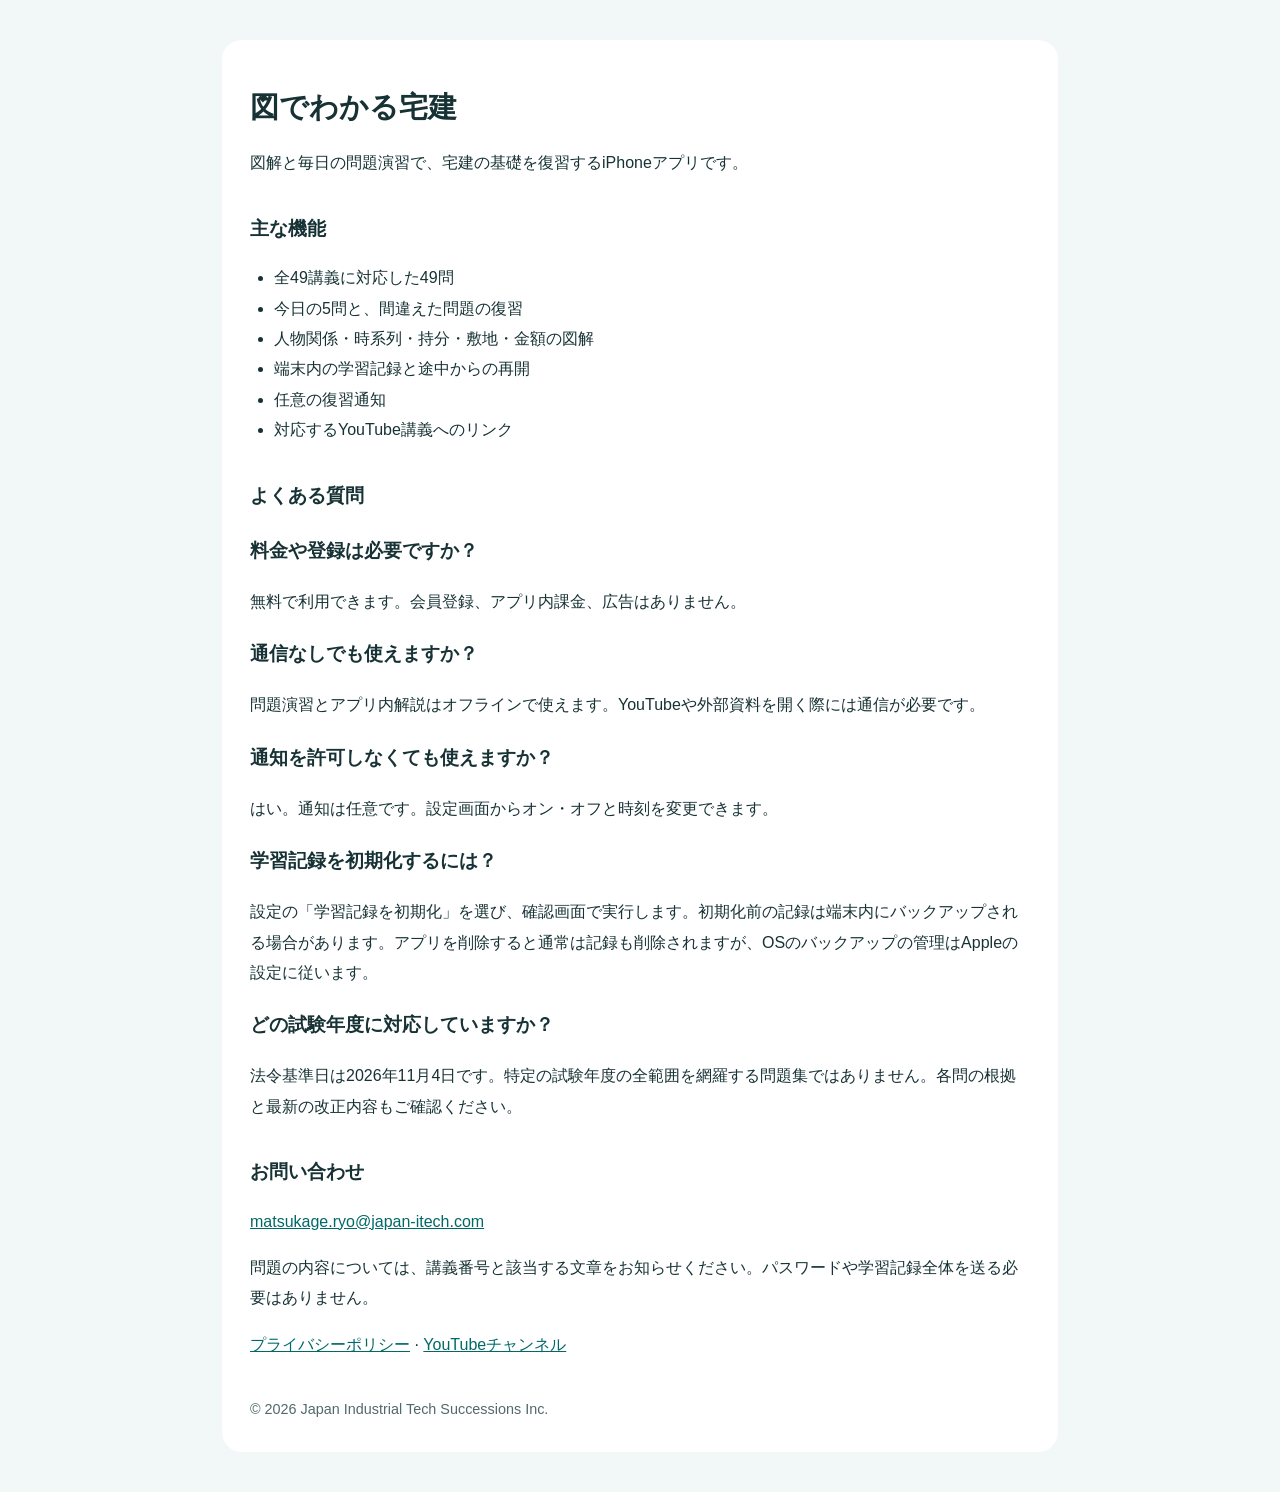
<file: docs/takken/index.html>
<!doctype html>
<html lang="ja"><head><meta charset="utf-8"><meta name="viewport" content="width=device-width,initial-scale=1"><title>図でわかる宅建｜サポート</title><style>body{font-family:-apple-system,BlinkMacSystemFont,"Hiragino Kaku Gothic ProN",sans-serif;color:#173235;background:#f2f7f7;line-height:1.9;margin:0}main{max-width:780px;margin:40px auto;padding:28px;background:white;border-radius:20px}h1{font-size:1.8rem;line-height:1.45}h2{font-size:1.2rem;margin-top:32px}a{color:#006968}footer{font-size:.9rem;color:#52696b;margin-top:36px}ul{padding-left:24px}@media(max-width:600px){main{margin:16px;padding:22px}h1{font-size:1.5rem}}</style></head><body><main><h1>図でわかる宅建</h1><p>図解と毎日の問題演習で、宅建の基礎を復習するiPhoneアプリです。</p>
<h2>主な機能</h2><ul><li>全49講義に対応した49問</li><li>今日の5問と、間違えた問題の復習</li><li>人物関係・時系列・持分・敷地・金額の図解</li><li>端末内の学習記録と途中からの再開</li><li>任意の復習通知</li><li>対応するYouTube講義へのリンク</li></ul>
<h2>よくある質問</h2><h3>料金や登録は必要ですか？</h3><p>無料で利用できます。会員登録、アプリ内課金、広告はありません。</p>
<h3>通信なしでも使えますか？</h3><p>問題演習とアプリ内解説はオフラインで使えます。YouTubeや外部資料を開く際には通信が必要です。</p>
<h3>通知を許可しなくても使えますか？</h3><p>はい。通知は任意です。設定画面からオン・オフと時刻を変更できます。</p>
<h3>学習記録を初期化するには？</h3><p>設定の「学習記録を初期化」を選び、確認画面で実行します。初期化前の記録は端末内にバックアップされる場合があります。アプリを削除すると通常は記録も削除されますが、OSのバックアップの管理はAppleの設定に従います。</p>
<h3>どの試験年度に対応していますか？</h3><p>法令基準日は2026年11月4日です。特定の試験年度の全範囲を網羅する問題集ではありません。各問の根拠と最新の改正内容もご確認ください。</p>
<h2>お問い合わせ</h2><p><a href="mailto:matsukage.ryo@japan-itech.com">matsukage.ryo@japan-itech.com</a></p><p>問題の内容については、講義番号と該当する文章をお知らせください。パスワードや学習記録全体を送る必要はありません。</p>
<p><a href="./privacy.html">プライバシーポリシー</a> · <a href="https://www.youtube.com/@zu_de_wakaru_takken">YouTubeチャンネル</a></p><footer>© 2026 Japan Industrial Tech Successions Inc.</footer></main></body></html>
</file>
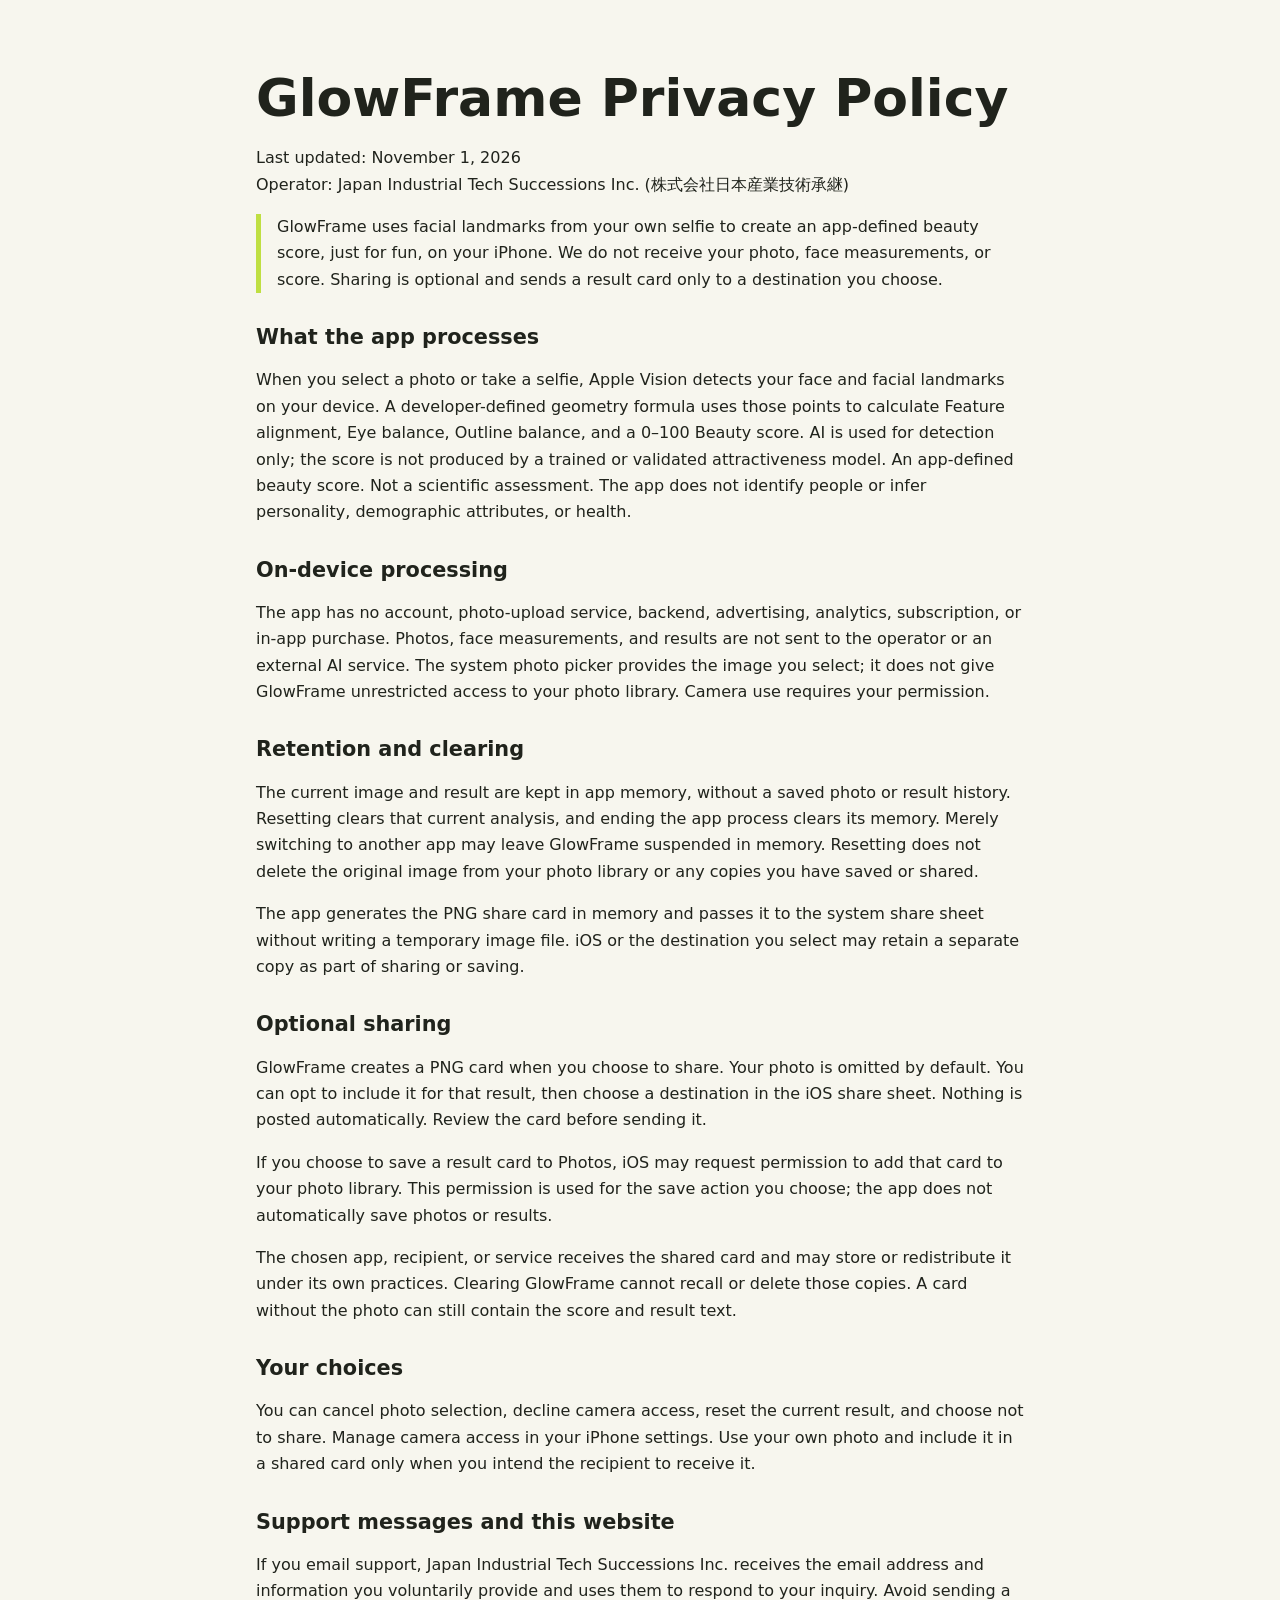
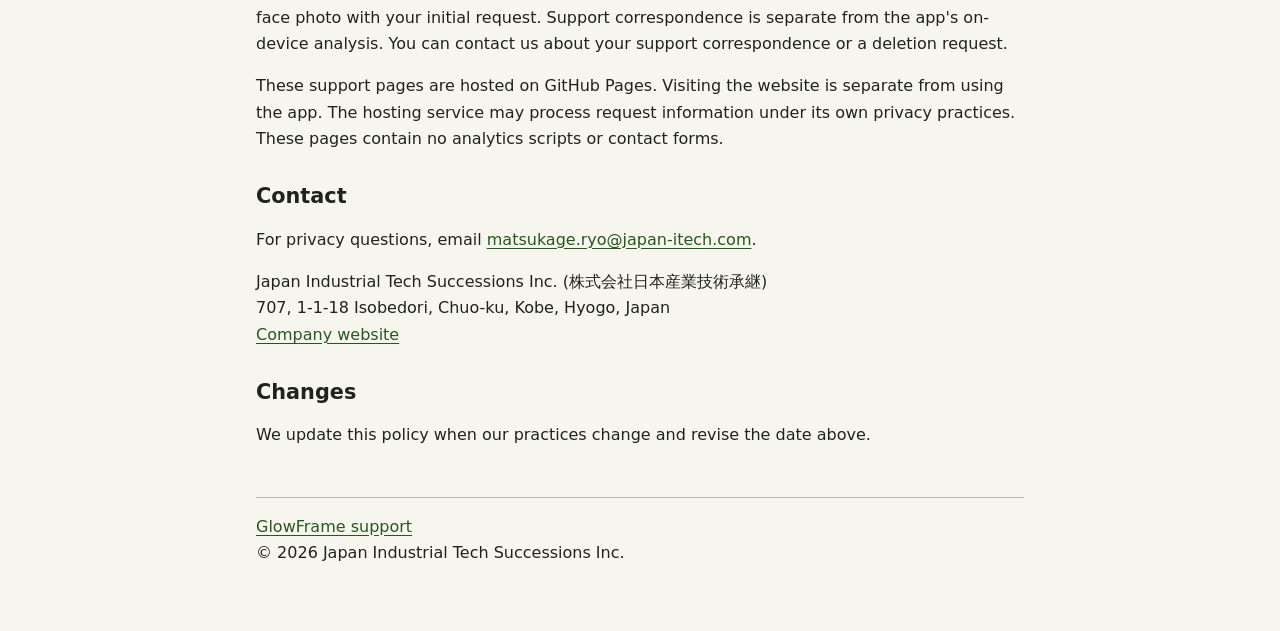
<file: docs/glowframe/privacy.html>
<!doctype html>
<html lang="en">
<head>
  <meta charset="utf-8">
  <meta name="viewport" content="width=device-width, initial-scale=1">
  <title>GlowFrame — Privacy Policy</title>
  <style>
    :root { color-scheme: light; }
    body { margin: 0; background: #f7f6ee; color: #20231c; font: 1rem/1.65 system-ui, sans-serif; }
    main { max-width: 48rem; margin: auto; padding: 2rem 1.25rem 4rem; }
    h1, h2 { line-height: 1.2; } h1 { font-size: clamp(2rem, 7vw, 3.25rem); margin-bottom: .5rem; }
    h2 { margin-top: 2rem; font-size: 1.3rem; }
    a { color: #27561e; text-underline-offset: .2em; }
    .summary { border-left: .35rem solid #bfdf42; padding-left: 1rem; }
    footer { margin-top: 3rem; border-top: 1px solid #b8bcae; padding-top: 1rem; }
  </style>
</head>
<body>
<main>
  <h1>GlowFrame Privacy Policy</h1>
  <p>Last updated: November 1, 2026<br>
    Operator: Japan Industrial Tech Successions Inc. (株式会社日本産業技術承継)</p>
  <p class="summary">GlowFrame uses facial landmarks from your own selfie to create an app-defined beauty score, just for fun, on your iPhone. We do not receive your photo, face measurements, or score. Sharing is optional and sends a result card only to a destination you choose.</p>

  <h2>What the app processes</h2>
  <p>When you select a photo or take a selfie, Apple Vision detects your face and facial landmarks on your device. A developer-defined geometry formula uses those points to calculate Feature alignment, Eye balance, Outline balance, and a 0–100 Beauty score. AI is used for detection only; the score is not produced by a trained or validated attractiveness model. An app-defined beauty score. Not a scientific assessment. The app does not identify people or infer personality, demographic attributes, or health.</p>

  <h2>On-device processing</h2>
  <p>The app has no account, photo-upload service, backend, advertising, analytics, subscription, or in-app purchase. Photos, face measurements, and results are not sent to the operator or an external AI service. The system photo picker provides the image you select; it does not give GlowFrame unrestricted access to your photo library. Camera use requires your permission.</p>

  <h2>Retention and clearing</h2>
  <p>The current image and result are kept in app memory, without a saved photo or result history. Resetting clears that current analysis, and ending the app process clears its memory. Merely switching to another app may leave GlowFrame suspended in memory. Resetting does not delete the original image from your photo library or any copies you have saved or shared.</p>
  <p>The app generates the PNG share card in memory and passes it to the system share sheet without writing a temporary image file. iOS or the destination you select may retain a separate copy as part of sharing or saving.</p>

  <h2>Optional sharing</h2>
  <p>GlowFrame creates a PNG card when you choose to share. Your photo is omitted by default. You can opt to include it for that result, then choose a destination in the iOS share sheet. Nothing is posted automatically. Review the card before sending it.</p>
  <p>If you choose to save a result card to Photos, iOS may request permission to add that card to your photo library. This permission is used for the save action you choose; the app does not automatically save photos or results.</p>
  <p>The chosen app, recipient, or service receives the shared card and may store or redistribute it under its own practices. Clearing GlowFrame cannot recall or delete those copies. A card without the photo can still contain the score and result text.</p>

  <h2>Your choices</h2>
  <p>You can cancel photo selection, decline camera access, reset the current result, and choose not to share. Manage camera access in your iPhone settings. Use your own photo and include it in a shared card only when you intend the recipient to receive it.</p>

  <h2>Support messages and this website</h2>
  <p>If you email support, Japan Industrial Tech Successions Inc. receives the email address and information you voluntarily provide and uses them to respond to your inquiry. Avoid sending a face photo with your initial request. Support correspondence is separate from the app's on-device analysis. You can contact us about your support correspondence or a deletion request.</p>
  <p>These support pages are hosted on GitHub Pages. Visiting the website is separate from using the app. The hosting service may process request information under its own privacy practices. These pages contain no analytics scripts or contact forms.</p>

  <h2>Contact</h2>
  <p>For privacy questions, email <a href="mailto:matsukage.ryo@japan-itech.com">matsukage.ryo@japan-itech.com</a>.</p>
  <p>Japan Industrial Tech Successions Inc. (株式会社日本産業技術承継)<br>
    707, 1-1-18 Isobedori, Chuo-ku, Kobe, Hyogo, Japan<br>
    <a href="https://japan-itech.com/">Company website</a></p>

  <h2>Changes</h2>
  <p>We update this policy when our practices change and revise the date above.</p>
  <footer><a href="support.html">GlowFrame support</a><br>© 2026 Japan Industrial Tech Successions Inc.</footer>
</main>
</body>
</html>
</file>
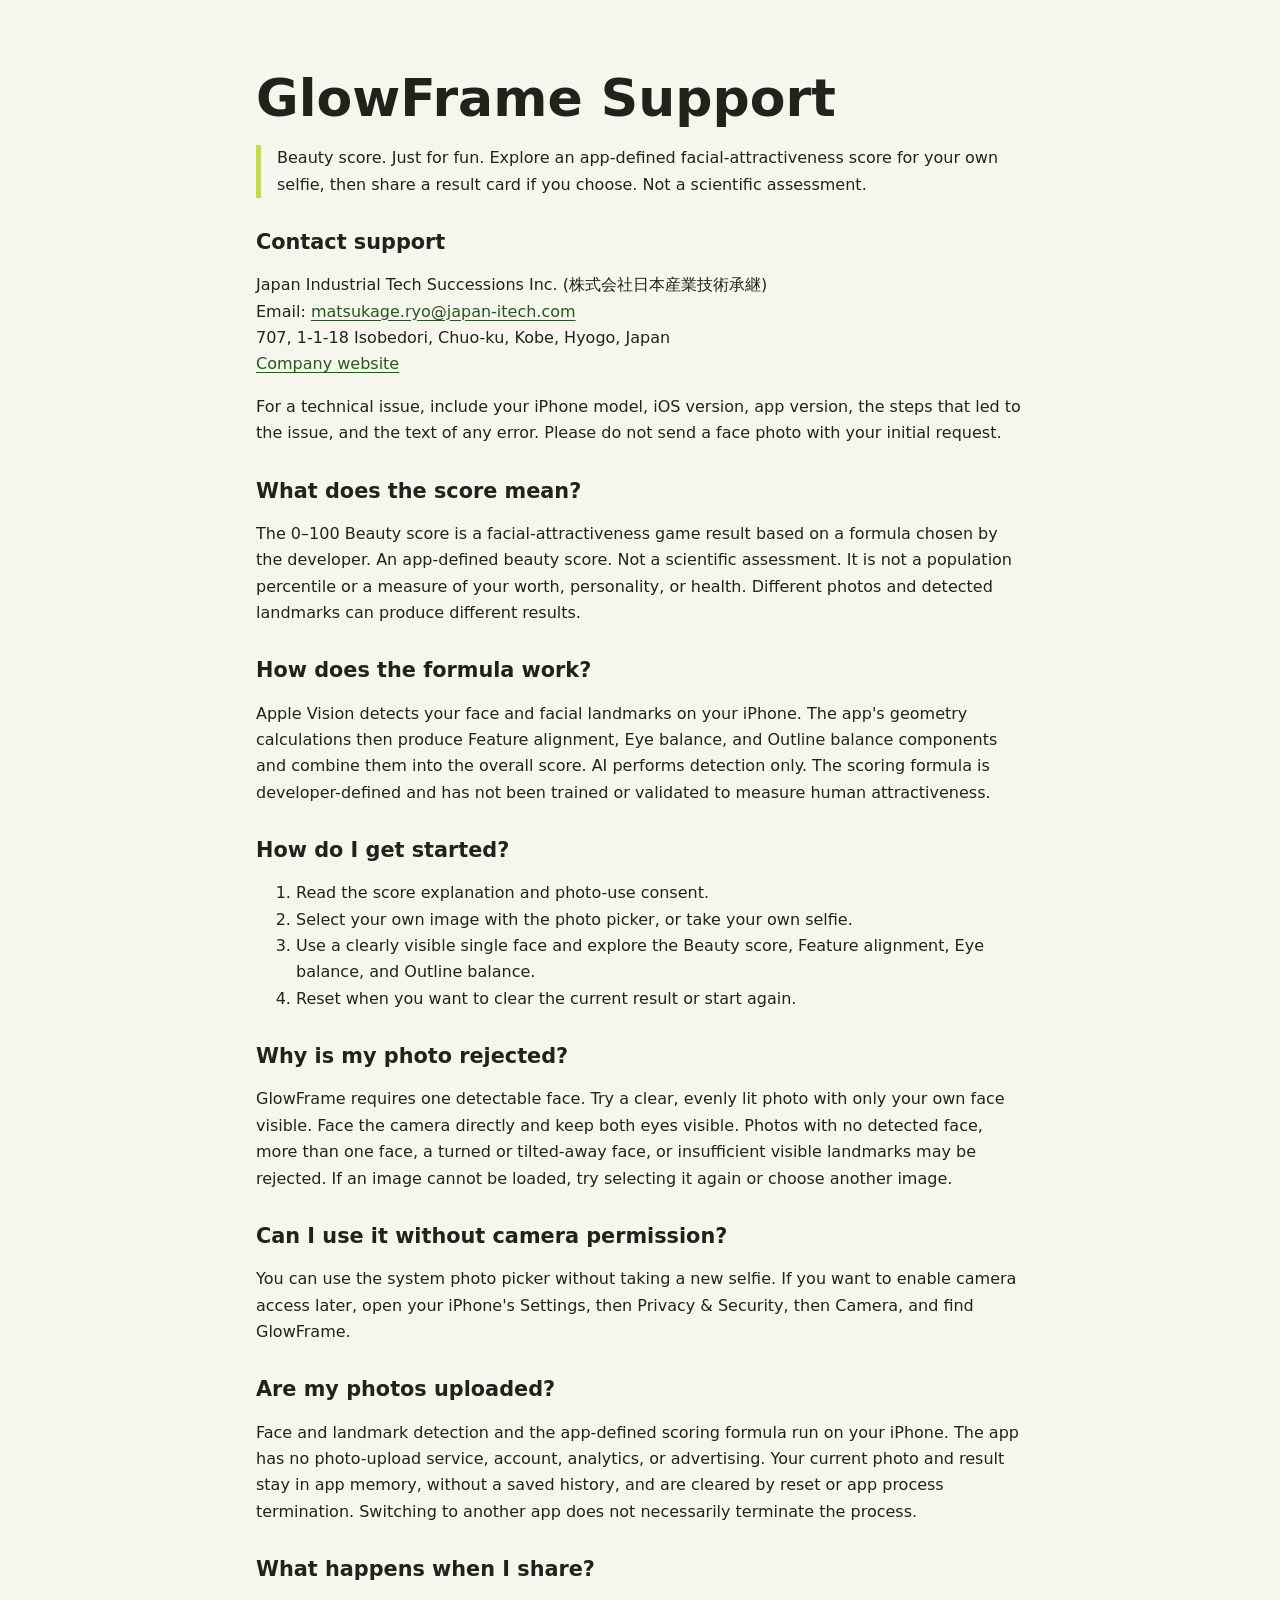
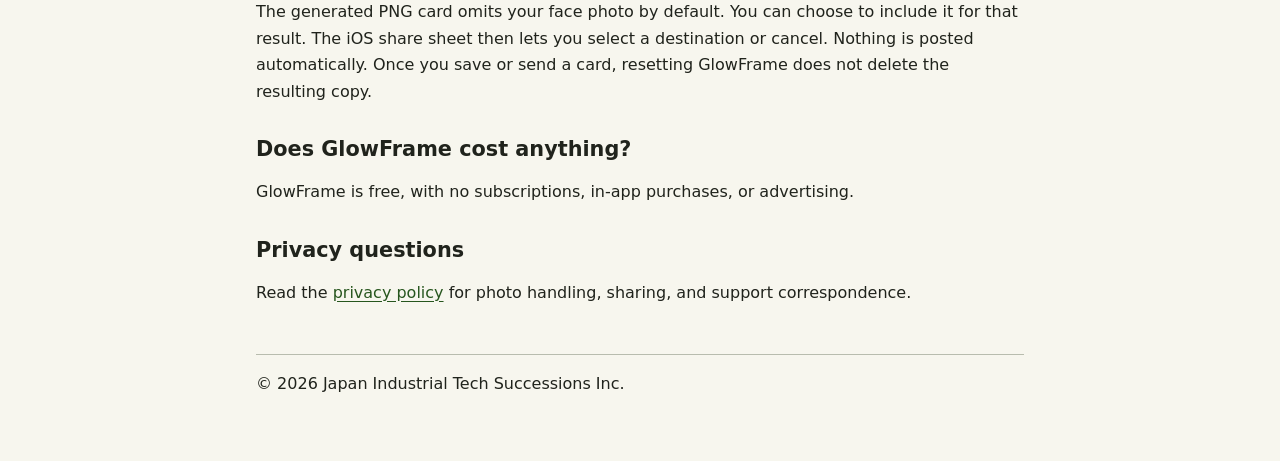
<file: docs/glowframe/support.html>
<!doctype html>
<html lang="en">
<head>
  <meta charset="utf-8">
  <meta name="viewport" content="width=device-width, initial-scale=1">
  <title>GlowFrame — Support</title>
  <style>
    :root { color-scheme: light; }
    body { margin: 0; background: #f7f6ee; color: #20231c; font: 1rem/1.65 system-ui, sans-serif; }
    main { max-width: 48rem; margin: auto; padding: 2rem 1.25rem 4rem; }
    h1, h2 { line-height: 1.2; } h1 { font-size: clamp(2rem, 7vw, 3.25rem); margin-bottom: .5rem; }
    h2 { margin-top: 2rem; font-size: 1.3rem; }
    a { color: #27561e; text-underline-offset: .2em; }
    .intro { border-left: .35rem solid #bfdf42; padding-left: 1rem; }
    footer { margin-top: 3rem; border-top: 1px solid #b8bcae; padding-top: 1rem; }
  </style>
</head>
<body>
<main>
  <h1>GlowFrame Support</h1>
  <p class="intro">Beauty score. Just for fun. Explore an app-defined facial-attractiveness score for your own selfie, then share a result card if you choose. Not a scientific assessment.</p>

  <h2>Contact support</h2>
  <p>Japan Industrial Tech Successions Inc. (株式会社日本産業技術承継)<br>
    Email: <a href="mailto:matsukage.ryo@japan-itech.com">matsukage.ryo@japan-itech.com</a><br>
    707, 1-1-18 Isobedori, Chuo-ku, Kobe, Hyogo, Japan<br>
    <a href="https://japan-itech.com/">Company website</a></p>
  <p>For a technical issue, include your iPhone model, iOS version, app version, the steps that led to the issue, and the text of any error. Please do not send a face photo with your initial request.</p>

  <h2>What does the score mean?</h2>
  <p>The 0–100 Beauty score is a facial-attractiveness game result based on a formula chosen by the developer. An app-defined beauty score. Not a scientific assessment. It is not a population percentile or a measure of your worth, personality, or health. Different photos and detected landmarks can produce different results.</p>

  <h2>How does the formula work?</h2>
  <p>Apple Vision detects your face and facial landmarks on your iPhone. The app's geometry calculations then produce Feature alignment, Eye balance, and Outline balance components and combine them into the overall score. AI performs detection only. The scoring formula is developer-defined and has not been trained or validated to measure human attractiveness.</p>

  <h2>How do I get started?</h2>
  <ol>
    <li>Read the score explanation and photo-use consent.</li>
    <li>Select your own image with the photo picker, or take your own selfie.</li>
    <li>Use a clearly visible single face and explore the Beauty score, Feature alignment, Eye balance, and Outline balance.</li>
    <li>Reset when you want to clear the current result or start again.</li>
  </ol>

  <h2>Why is my photo rejected?</h2>
  <p>GlowFrame requires one detectable face. Try a clear, evenly lit photo with only your own face visible. Face the camera directly and keep both eyes visible. Photos with no detected face, more than one face, a turned or tilted-away face, or insufficient visible landmarks may be rejected. If an image cannot be loaded, try selecting it again or choose another image.</p>

  <h2>Can I use it without camera permission?</h2>
  <p>You can use the system photo picker without taking a new selfie. If you want to enable camera access later, open your iPhone's Settings, then Privacy &amp; Security, then Camera, and find GlowFrame.</p>

  <h2>Are my photos uploaded?</h2>
  <p>Face and landmark detection and the app-defined scoring formula run on your iPhone. The app has no photo-upload service, account, analytics, or advertising. Your current photo and result stay in app memory, without a saved history, and are cleared by reset or app process termination. Switching to another app does not necessarily terminate the process.</p>

  <h2>What happens when I share?</h2>
  <p>The generated PNG card omits your face photo by default. You can choose to include it for that result. The iOS share sheet then lets you select a destination or cancel. Nothing is posted automatically. Once you save or send a card, resetting GlowFrame does not delete the resulting copy.</p>

  <h2>Does GlowFrame cost anything?</h2>
  <p>GlowFrame is free, with no subscriptions, in-app purchases, or advertising.</p>

  <h2>Privacy questions</h2>
  <p>Read the <a href="privacy.html">privacy policy</a> for photo handling, sharing, and support correspondence.</p>
  <footer>© 2026 Japan Industrial Tech Successions Inc.</footer>
</main>
</body>
</html>
</file>
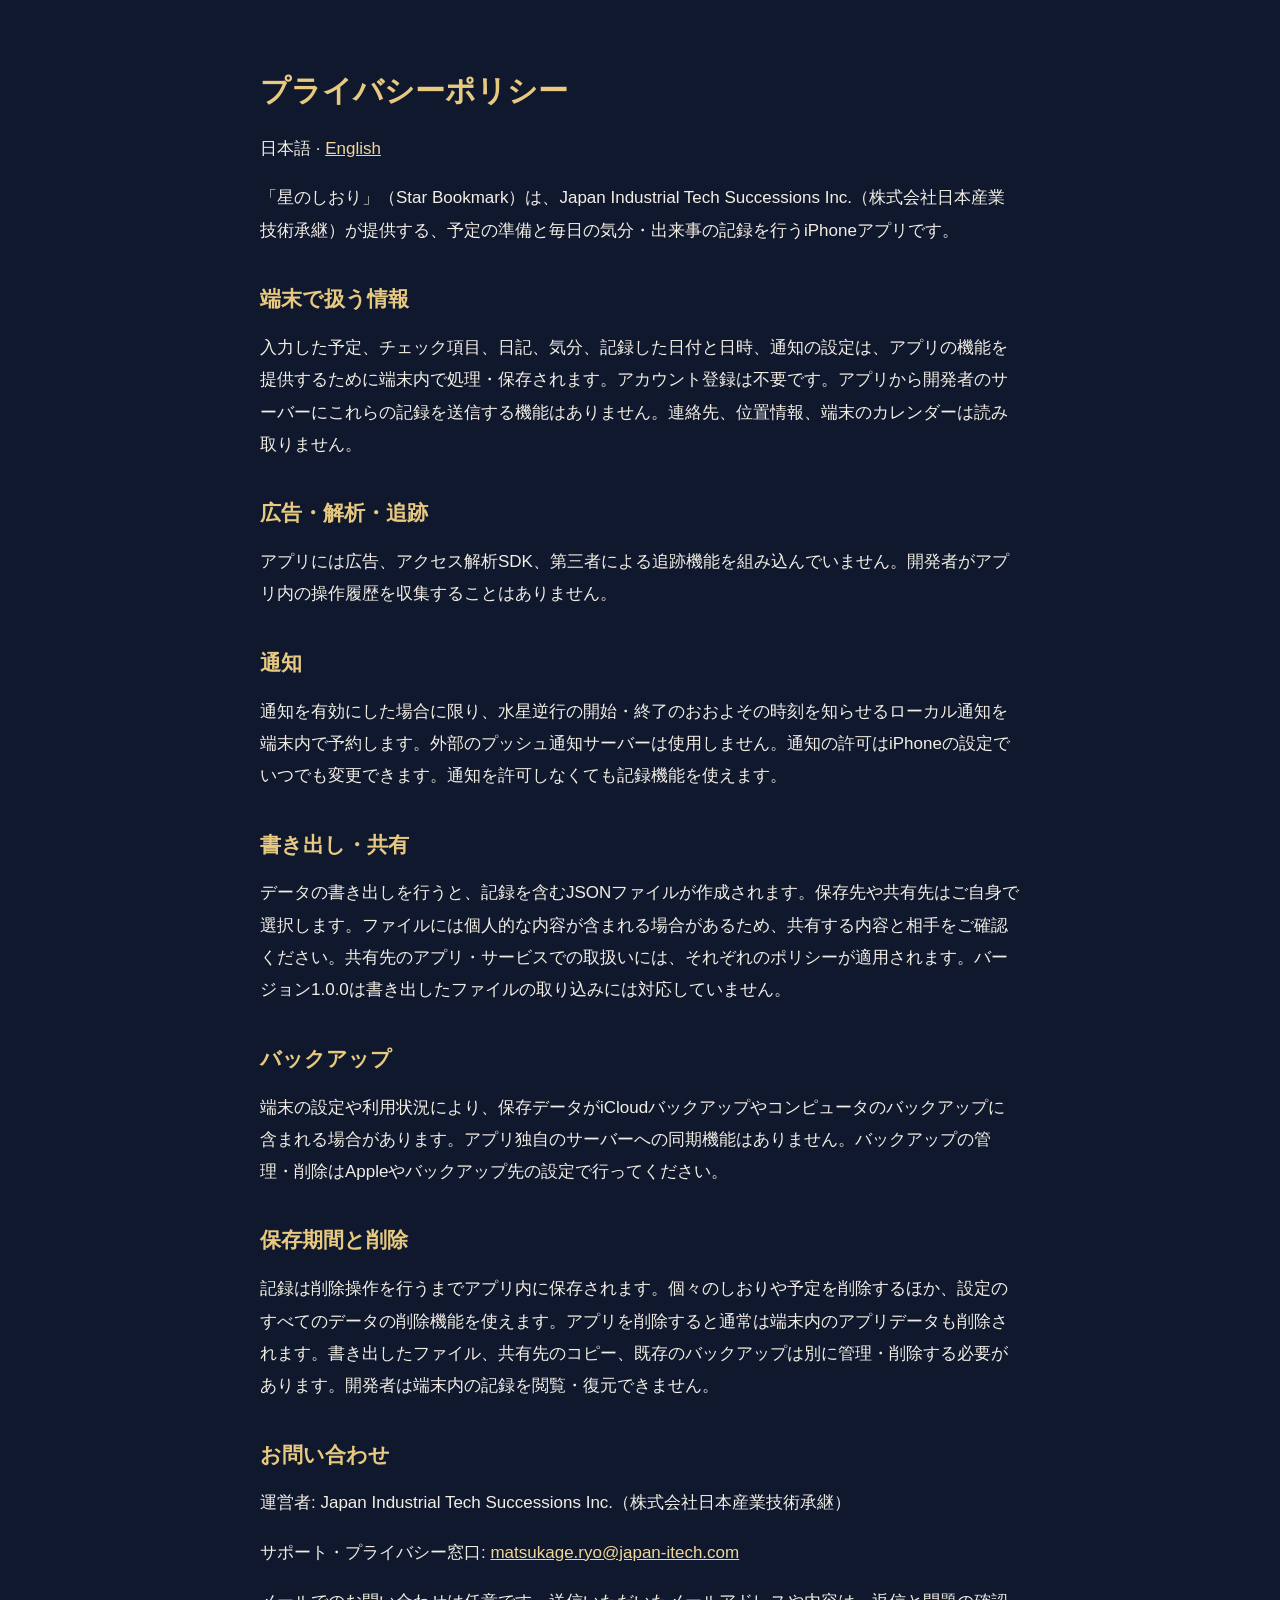
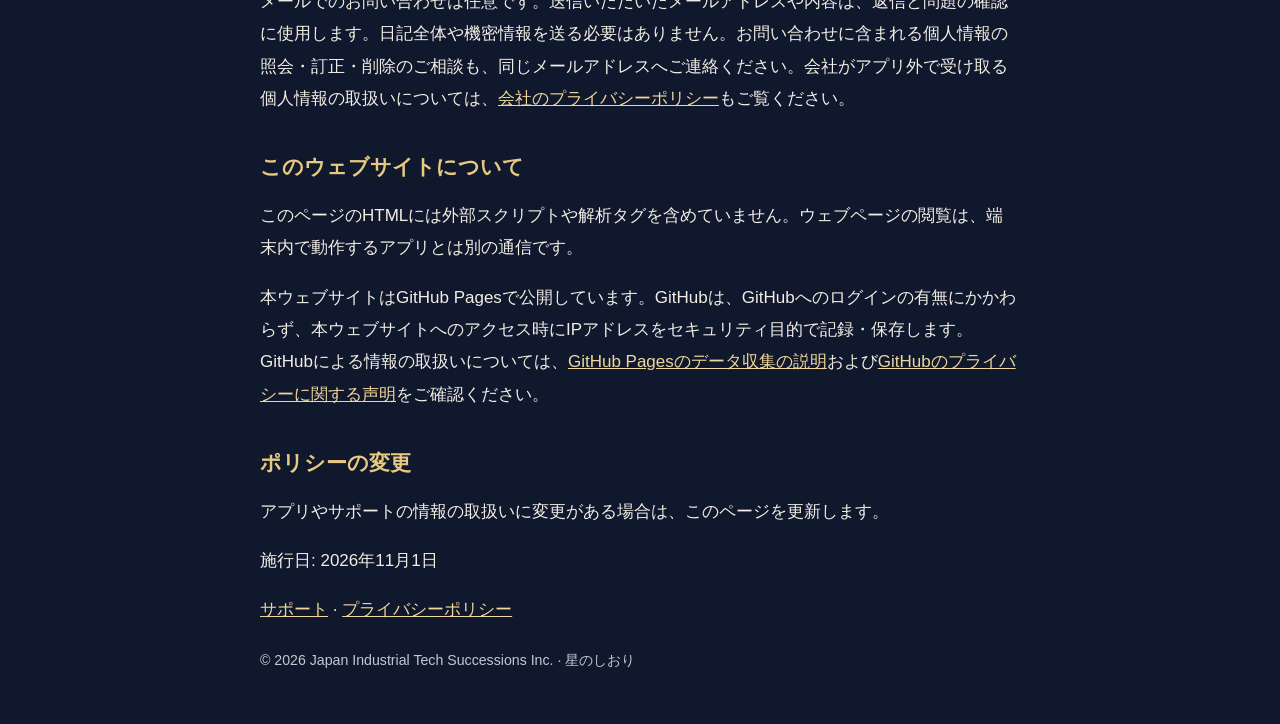
<file: docs/hoshinoshiori/privacy.html>
<!doctype html>
<html lang="ja"><head><meta charset="utf-8"><meta name="viewport" content="width=device-width,initial-scale=1"><meta name="robots" content="noindex"><title>プライバシーポリシー | 星のしおり</title><style>body{margin:0;background:#10182e;color:#f2eee4;font:17px/1.9 -apple-system,BlinkMacSystemFont,"Hiragino Sans",sans-serif}main{max-width:760px;margin:auto;padding:48px 24px}h1,h2{color:#e7c980;line-height:1.5}h1{font-size:30px}h2{font-size:21px;margin-top:36px}a{color:#f0d698}aside{border:1px solid #a78044;padding:16px;border-radius:12px}small{color:#c7c6d0}</style></head><body><main><h1>プライバシーポリシー</h1>
<nav aria-label="言語"><span aria-current="page">日本語</span> · <a href="en/privacy.html" lang="en" hreflang="en">English</a></nav>
<p>「星のしおり」（Star Bookmark）は、Japan Industrial Tech Successions Inc.（株式会社日本産業技術承継）が提供する、予定の準備と毎日の気分・出来事の記録を行うiPhoneアプリです。</p>
<h2>端末で扱う情報</h2><p>入力した予定、チェック項目、日記、気分、記録した日付と日時、通知の設定は、アプリの機能を提供するために端末内で処理・保存されます。アカウント登録は不要です。アプリから開発者のサーバーにこれらの記録を送信する機能はありません。連絡先、位置情報、端末のカレンダーは読み取りません。</p>
<h2>広告・解析・追跡</h2><p>アプリには広告、アクセス解析SDK、第三者による追跡機能を組み込んでいません。開発者がアプリ内の操作履歴を収集することはありません。</p>
<h2>通知</h2><p>通知を有効にした場合に限り、水星逆行の開始・終了のおおよその時刻を知らせるローカル通知を端末内で予約します。外部のプッシュ通知サーバーは使用しません。通知の許可はiPhoneの設定でいつでも変更できます。通知を許可しなくても記録機能を使えます。</p>
<h2>書き出し・共有</h2><p>データの書き出しを行うと、記録を含むJSONファイルが作成されます。保存先や共有先はご自身で選択します。ファイルには個人的な内容が含まれる場合があるため、共有する内容と相手をご確認ください。共有先のアプリ・サービスでの取扱いには、それぞれのポリシーが適用されます。バージョン1.0.0は書き出したファイルの取り込みには対応していません。</p>
<h2>バックアップ</h2><p>端末の設定や利用状況により、保存データがiCloudバックアップやコンピュータのバックアップに含まれる場合があります。アプリ独自のサーバーへの同期機能はありません。バックアップの管理・削除はAppleやバックアップ先の設定で行ってください。</p>
<h2>保存期間と削除</h2><p>記録は削除操作を行うまでアプリ内に保存されます。個々のしおりや予定を削除するほか、設定のすべてのデータの削除機能を使えます。アプリを削除すると通常は端末内のアプリデータも削除されます。書き出したファイル、共有先のコピー、既存のバックアップは別に管理・削除する必要があります。開発者は端末内の記録を閲覧・復元できません。</p>
<h2>お問い合わせ</h2><p>運営者: Japan Industrial Tech Successions Inc.（株式会社日本産業技術承継）</p><p>サポート・プライバシー窓口: <a href="mailto:matsukage.ryo@japan-itech.com">matsukage.ryo@japan-itech.com</a></p><p>メールでのお問い合わせは任意です。送信いただいたメールアドレスや内容は、返信と問題の確認に使用します。日記全体や機密情報を送る必要はありません。お問い合わせに含まれる個人情報の照会・訂正・削除のご相談も、同じメールアドレスへご連絡ください。会社がアプリ外で受け取る個人情報の取扱いについては、<a href="https://japan-itech.com/privacy/">会社のプライバシーポリシー</a>もご覧ください。</p>
<h2>このウェブサイトについて</h2><p>このページのHTMLには外部スクリプトや解析タグを含めていません。ウェブページの閲覧は、端末内で動作するアプリとは別の通信です。</p>
<p>本ウェブサイトはGitHub Pagesで公開しています。GitHubは、GitHubへのログインの有無にかかわらず、本ウェブサイトへのアクセス時にIPアドレスをセキュリティ目的で記録・保存します。GitHubによる情報の取扱いについては、<a href="https://docs.github.com/en/pages/getting-started-with-github-pages/what-is-github-pages#data-collection">GitHub Pagesのデータ収集の説明</a>および<a href="https://docs.github.com/en/site-policy/privacy-policies/github-general-privacy-statement">GitHubのプライバシーに関する声明</a>をご確認ください。</p>
<h2>ポリシーの変更</h2><p>アプリやサポートの情報の取扱いに変更がある場合は、このページを更新します。</p>
<p>施行日: 2026年11月1日</p><footer><p><a href="support.html">サポート</a> · <a href="privacy.html">プライバシーポリシー</a></p><small>© 2026 Japan Industrial Tech Successions Inc. · 星のしおり</small></footer></main></body></html>
</file>
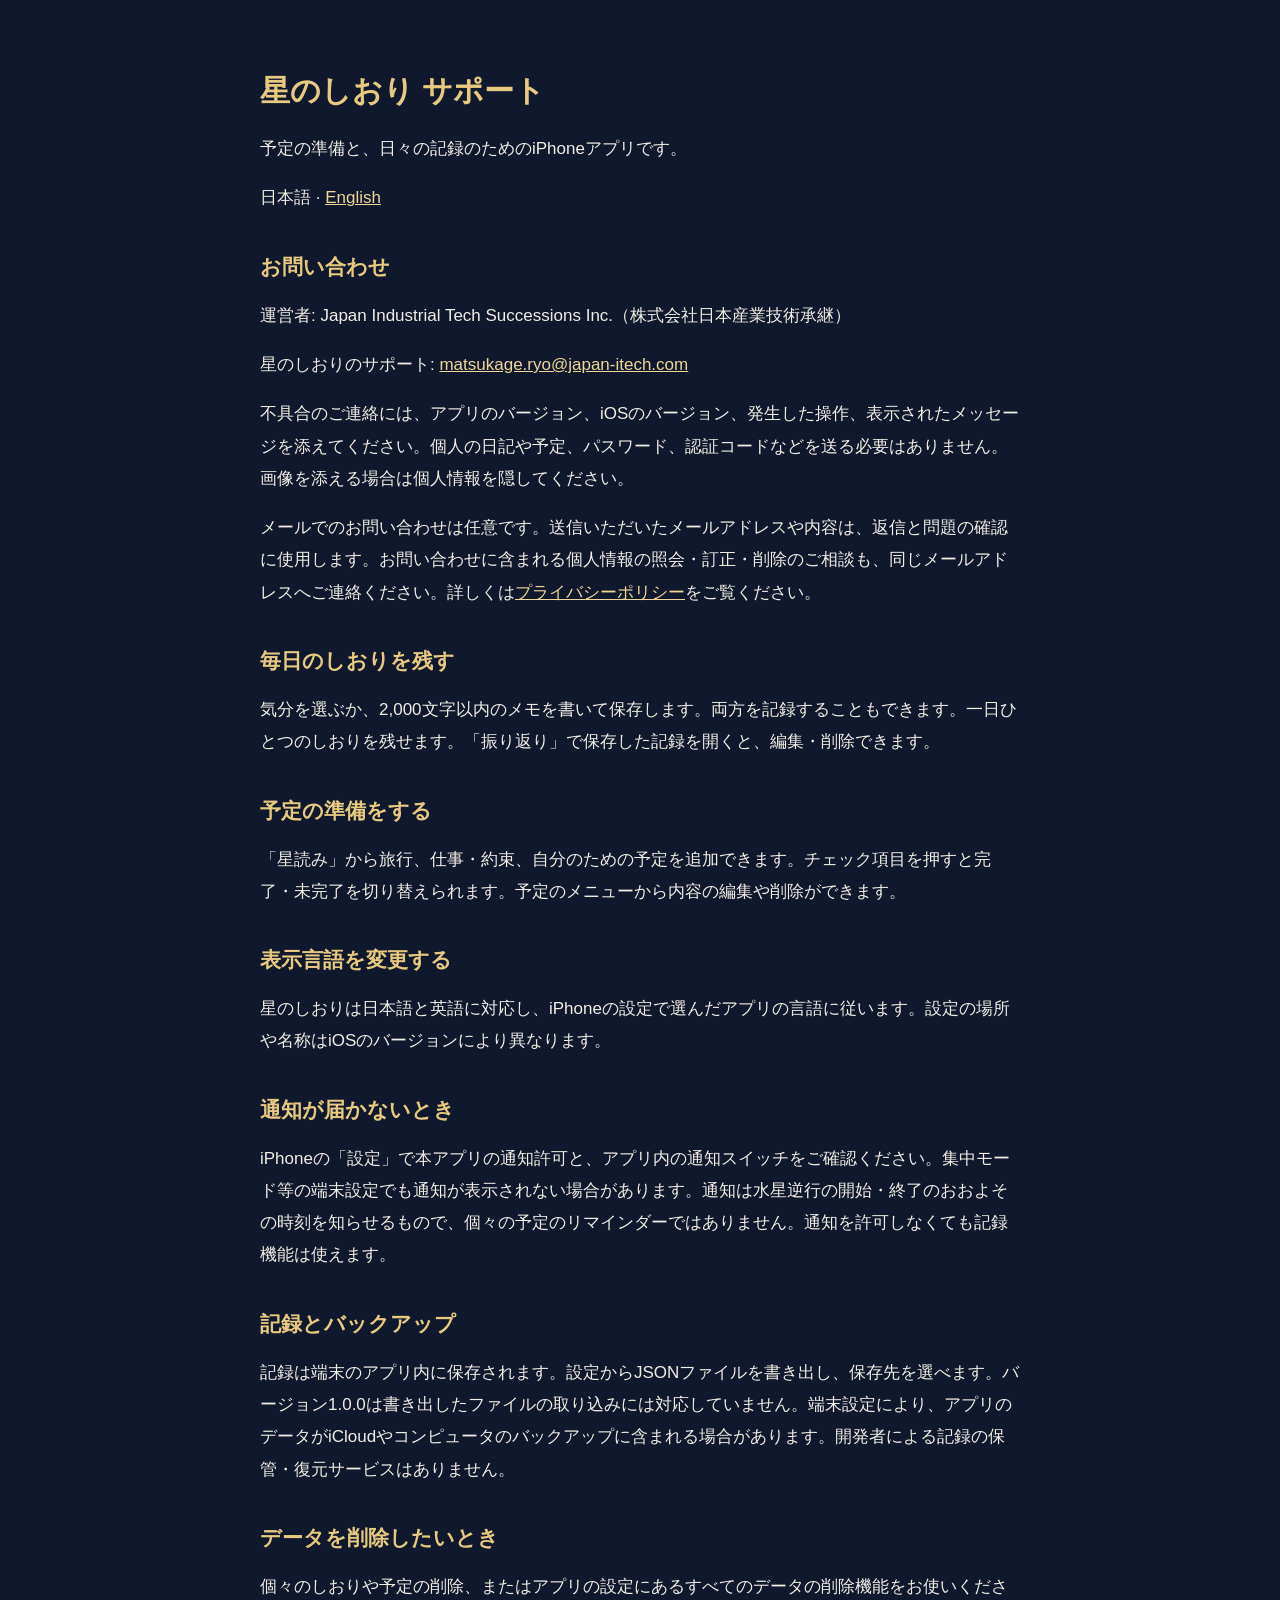
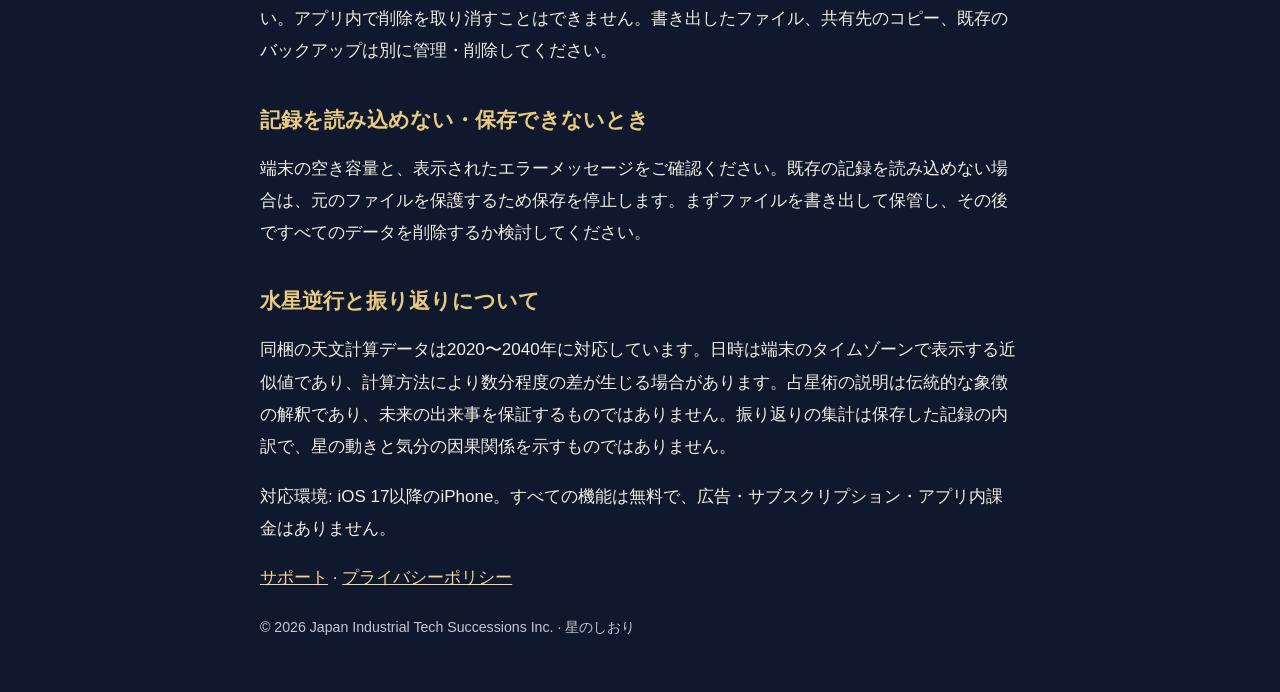
<file: docs/hoshinoshiori/support.html>
<!doctype html>
<html lang="ja"><head><meta charset="utf-8"><meta name="viewport" content="width=device-width,initial-scale=1"><meta name="robots" content="noindex"><title>サポート | 星のしおり</title><style>body{margin:0;background:#10182e;color:#f2eee4;font:17px/1.9 -apple-system,BlinkMacSystemFont,"Hiragino Sans",sans-serif}main{max-width:760px;margin:auto;padding:48px 24px}h1,h2{color:#e7c980;line-height:1.5}h1{font-size:30px}h2{font-size:21px;margin-top:36px}a{color:#f0d698}aside{border:1px solid #a78044;padding:16px;border-radius:12px}small{color:#c7c6d0}</style></head><body><main><h1>星のしおり サポート</h1><p>予定の準備と、日々の記録のためのiPhoneアプリです。</p>
<nav aria-label="言語"><span aria-current="page">日本語</span> · <a href="en/support.html" lang="en" hreflang="en">English</a></nav>
<h2>お問い合わせ</h2><p>運営者: Japan Industrial Tech Successions Inc.（株式会社日本産業技術承継）</p><p>星のしおりのサポート: <a href="mailto:matsukage.ryo@japan-itech.com">matsukage.ryo@japan-itech.com</a></p><p>不具合のご連絡には、アプリのバージョン、iOSのバージョン、発生した操作、表示されたメッセージを添えてください。個人の日記や予定、パスワード、認証コードなどを送る必要はありません。画像を添える場合は個人情報を隠してください。</p><p>メールでのお問い合わせは任意です。送信いただいたメールアドレスや内容は、返信と問題の確認に使用します。お問い合わせに含まれる個人情報の照会・訂正・削除のご相談も、同じメールアドレスへご連絡ください。詳しくは<a href="privacy.html">プライバシーポリシー</a>をご覧ください。</p>
<h2>毎日のしおりを残す</h2><p>気分を選ぶか、2,000文字以内のメモを書いて保存します。両方を記録することもできます。一日ひとつのしおりを残せます。「振り返り」で保存した記録を開くと、編集・削除できます。</p>
<h2>予定の準備をする</h2><p>「星読み」から旅行、仕事・約束、自分のための予定を追加できます。チェック項目を押すと完了・未完了を切り替えられます。予定のメニューから内容の編集や削除ができます。</p>
<h2>表示言語を変更する</h2><p>星のしおりは日本語と英語に対応し、iPhoneの設定で選んだアプリの言語に従います。設定の場所や名称はiOSのバージョンにより異なります。</p>
<h2>通知が届かないとき</h2><p>iPhoneの「設定」で本アプリの通知許可と、アプリ内の通知スイッチをご確認ください。集中モード等の端末設定でも通知が表示されない場合があります。通知は水星逆行の開始・終了のおおよその時刻を知らせるもので、個々の予定のリマインダーではありません。通知を許可しなくても記録機能は使えます。</p>
<h2>記録とバックアップ</h2><p>記録は端末のアプリ内に保存されます。設定からJSONファイルを書き出し、保存先を選べます。バージョン1.0.0は書き出したファイルの取り込みには対応していません。端末設定により、アプリのデータがiCloudやコンピュータのバックアップに含まれる場合があります。開発者による記録の保管・復元サービスはありません。</p>
<h2>データを削除したいとき</h2><p>個々のしおりや予定の削除、またはアプリの設定にあるすべてのデータの削除機能をお使いください。アプリ内で削除を取り消すことはできません。書き出したファイル、共有先のコピー、既存のバックアップは別に管理・削除してください。</p>
<h2>記録を読み込めない・保存できないとき</h2><p>端末の空き容量と、表示されたエラーメッセージをご確認ください。既存の記録を読み込めない場合は、元のファイルを保護するため保存を停止します。まずファイルを書き出して保管し、その後ですべてのデータを削除するか検討してください。</p>
<h2>水星逆行と振り返りについて</h2><p>同梱の天文計算データは2020〜2040年に対応しています。日時は端末のタイムゾーンで表示する近似値であり、計算方法により数分程度の差が生じる場合があります。占星術の説明は伝統的な象徴の解釈であり、未来の出来事を保証するものではありません。振り返りの集計は保存した記録の内訳で、星の動きと気分の因果関係を示すものではありません。</p>
<p>対応環境: iOS 17以降のiPhone。すべての機能は無料で、広告・サブスクリプション・アプリ内課金はありません。</p><footer><p><a href="support.html">サポート</a> · <a href="privacy.html">プライバシーポリシー</a></p><small>© 2026 Japan Industrial Tech Successions Inc. · 星のしおり</small></footer></main></body></html>
</file>
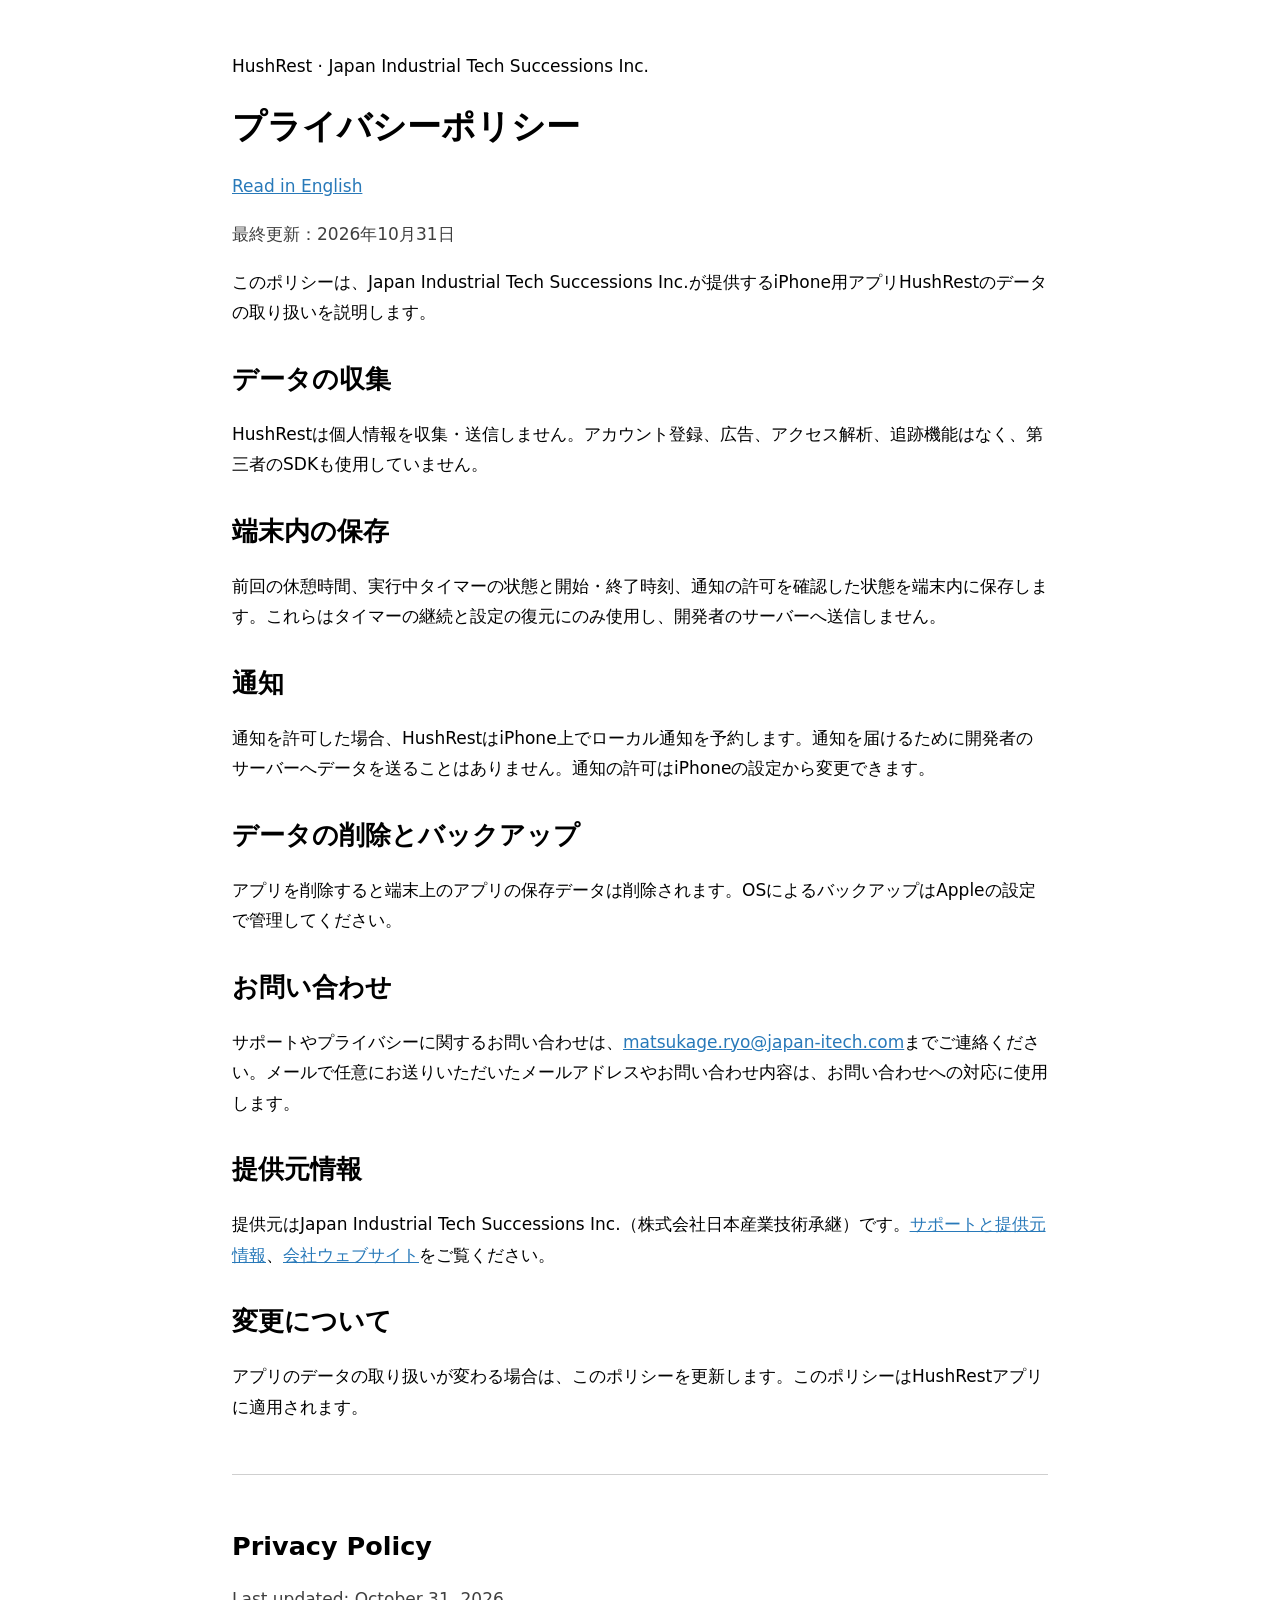
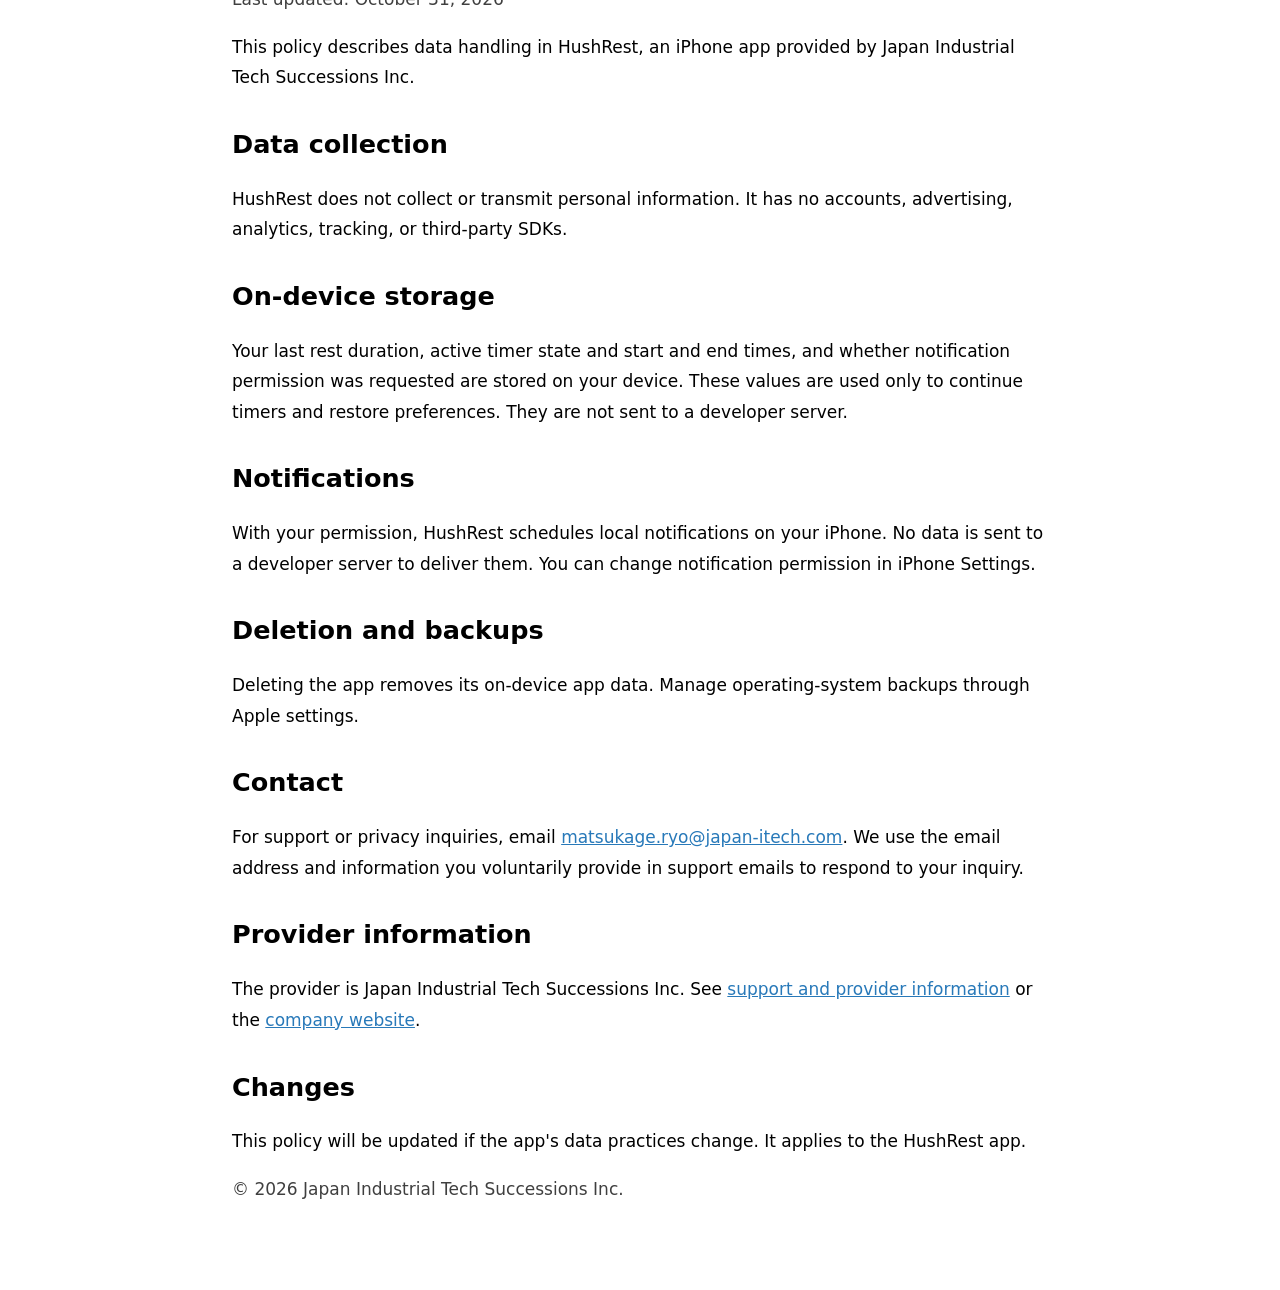
<file: docs/hushrest/privacy.html>
<!doctype html>
<html lang="ja">
<head>
<meta charset="utf-8">
<meta name="viewport" content="width=device-width, initial-scale=1">
<meta name="description" content="HushRestのプライバシーポリシー / HushRest Privacy Policy">
<title>HushRest — プライバシーポリシー / Privacy Policy</title>
<style>
:root { color-scheme: light dark; font: 17px/1.8 system-ui, sans-serif; }
body { max-width: 48rem; margin: 0 auto; padding: 2rem 1.25rem 4rem; }
h1 { line-height: 1.3; } h2 { margin-top: 2rem; line-height: 1.4; }
a { color: #2879b9; } .meta, footer { opacity: .75; } section + section { border-top: 1px solid #8886; margin-top: 3rem; padding-top: 2rem; }
</style>
</head>
<body>
<header><p>HushRest · Japan Industrial Tech Successions Inc.</p><h1>プライバシーポリシー</h1><p><a href="#english" lang="en">Read in English</a></p></header>
<main>
<section aria-label="日本語">
<p class="meta">最終更新：2026年10月31日</p>
<p>このポリシーは、Japan Industrial Tech Successions Inc.が提供するiPhone用アプリHushRestのデータの取り扱いを説明します。</p>
<h2>データの収集</h2>
<p>HushRestは個人情報を収集・送信しません。アカウント登録、広告、アクセス解析、追跡機能はなく、第三者のSDKも使用していません。</p>
<h2>端末内の保存</h2>
<p>前回の休憩時間、実行中タイマーの状態と開始・終了時刻、通知の許可を確認した状態を端末内に保存します。これらはタイマーの継続と設定の復元にのみ使用し、開発者のサーバーへ送信しません。</p>
<h2>通知</h2>
<p>通知を許可した場合、HushRestはiPhone上でローカル通知を予約します。通知を届けるために開発者のサーバーへデータを送ることはありません。通知の許可はiPhoneの設定から変更できます。</p>
<h2>データの削除とバックアップ</h2>
<p>アプリを削除すると端末上のアプリの保存データは削除されます。OSによるバックアップはAppleの設定で管理してください。</p>
<h2>お問い合わせ</h2>
<p>サポートやプライバシーに関するお問い合わせは、<a href="mailto:matsukage.ryo@japan-itech.com">matsukage.ryo@japan-itech.com</a>までご連絡ください。メールで任意にお送りいただいたメールアドレスやお問い合わせ内容は、お問い合わせへの対応に使用します。</p>
<h2>提供元情報</h2>
<p>提供元はJapan Industrial Tech Successions Inc.（株式会社日本産業技術承継）です。<a href="support.html#japanese">サポートと提供元情報</a>、<a href="https://japan-itech.com/">会社ウェブサイト</a>をご覧ください。</p>
<h2>変更について</h2>
<p>アプリのデータの取り扱いが変わる場合は、このポリシーを更新します。このポリシーはHushRestアプリに適用されます。</p>
</section>
<section id="english" lang="en" aria-label="English">
<h1>Privacy Policy</h1>
<p class="meta">Last updated: October 31, 2026</p>
<p>This policy describes data handling in HushRest, an iPhone app provided by Japan Industrial Tech Successions Inc.</p>
<h2>Data collection</h2>
<p>HushRest does not collect or transmit personal information. It has no accounts, advertising, analytics, tracking, or third-party SDKs.</p>
<h2>On-device storage</h2>
<p>Your last rest duration, active timer state and start and end times, and whether notification permission was requested are stored on your device. These values are used only to continue timers and restore preferences. They are not sent to a developer server.</p>
<h2>Notifications</h2>
<p>With your permission, HushRest schedules local notifications on your iPhone. No data is sent to a developer server to deliver them. You can change notification permission in iPhone Settings.</p>
<h2>Deletion and backups</h2>
<p>Deleting the app removes its on-device app data. Manage operating-system backups through Apple settings.</p>
<h2>Contact</h2>
<p>For support or privacy inquiries, email <a href="mailto:matsukage.ryo@japan-itech.com">matsukage.ryo@japan-itech.com</a>. We use the email address and information you voluntarily provide in support emails to respond to your inquiry.</p>
<h2>Provider information</h2>
<p>The provider is Japan Industrial Tech Successions Inc. See <a href="support.html">support and provider information</a> or the <a href="https://japan-itech.com/">company website</a>.</p>
<h2>Changes</h2>
<p>This policy will be updated if the app's data practices change. It applies to the HushRest app.</p>
</section>
</main>
<footer><p>© 2026 Japan Industrial Tech Successions Inc.</p></footer>
</body>
</html>
</file>
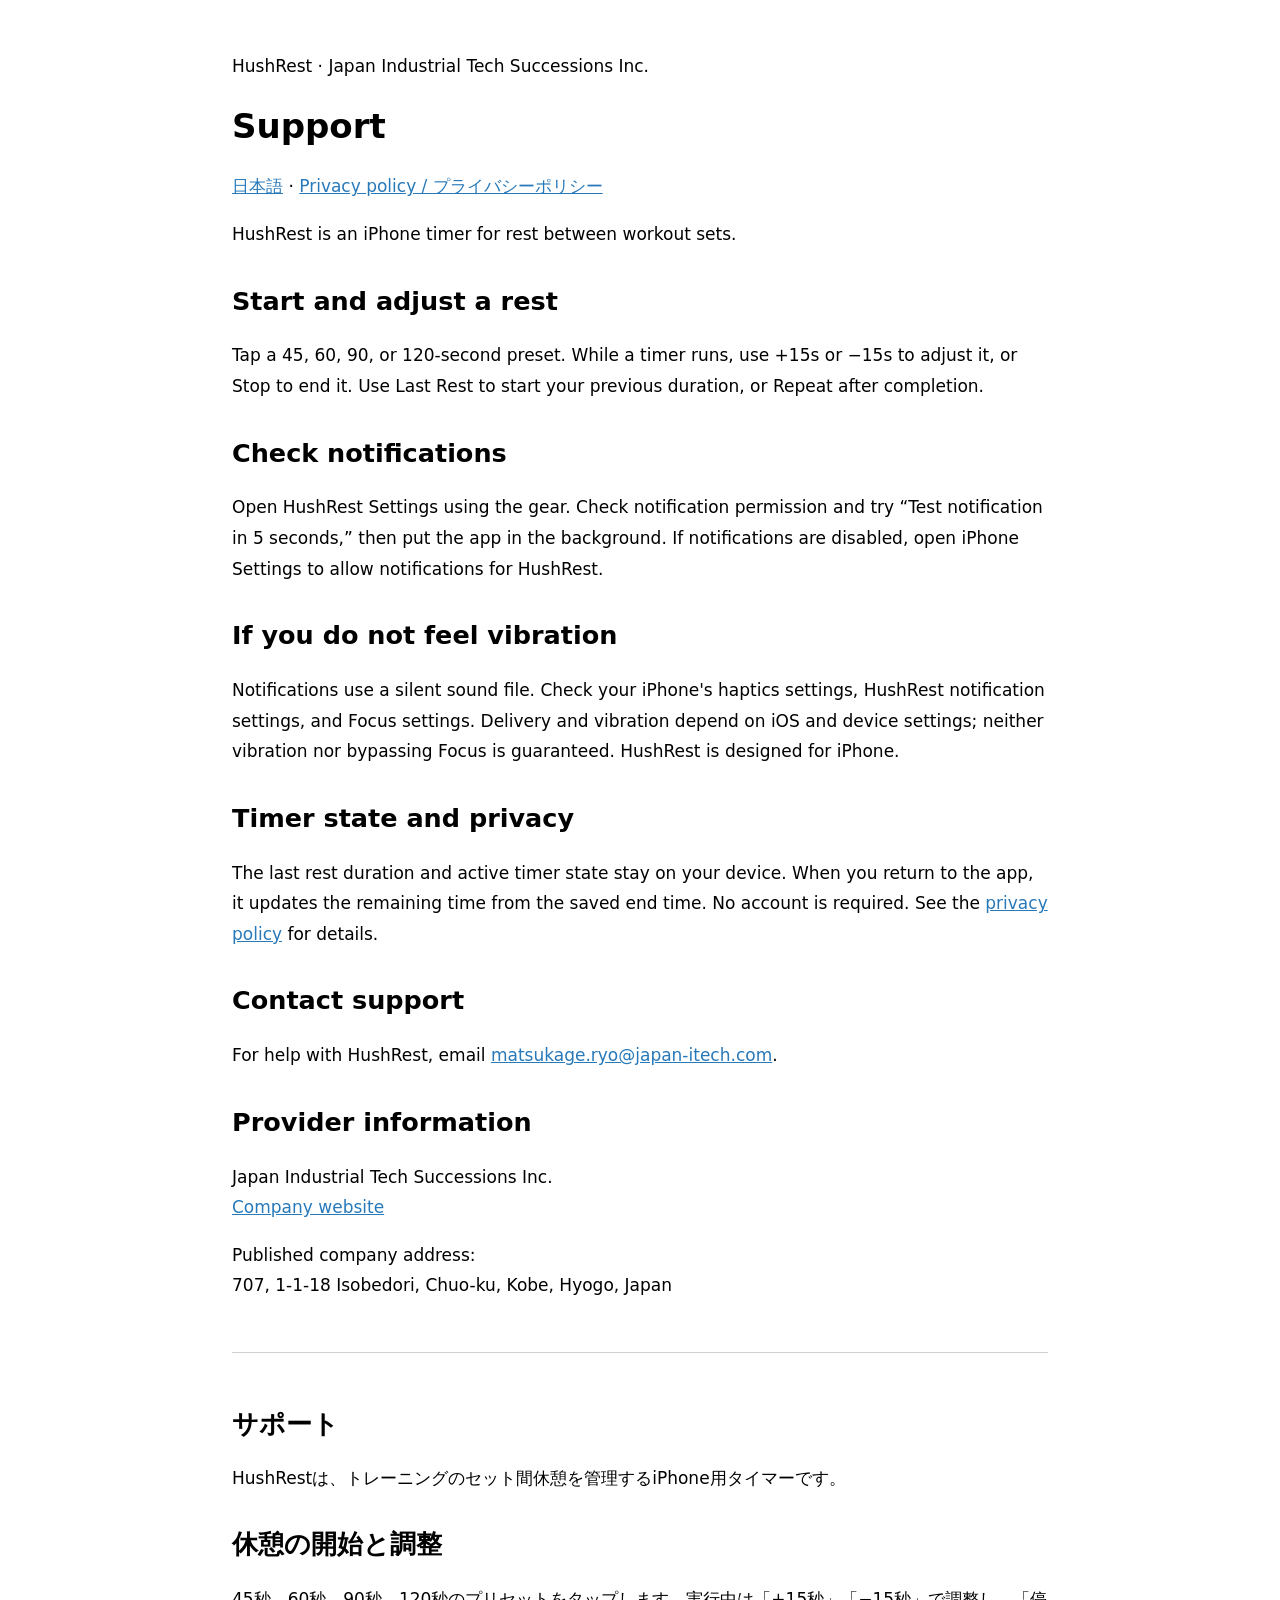
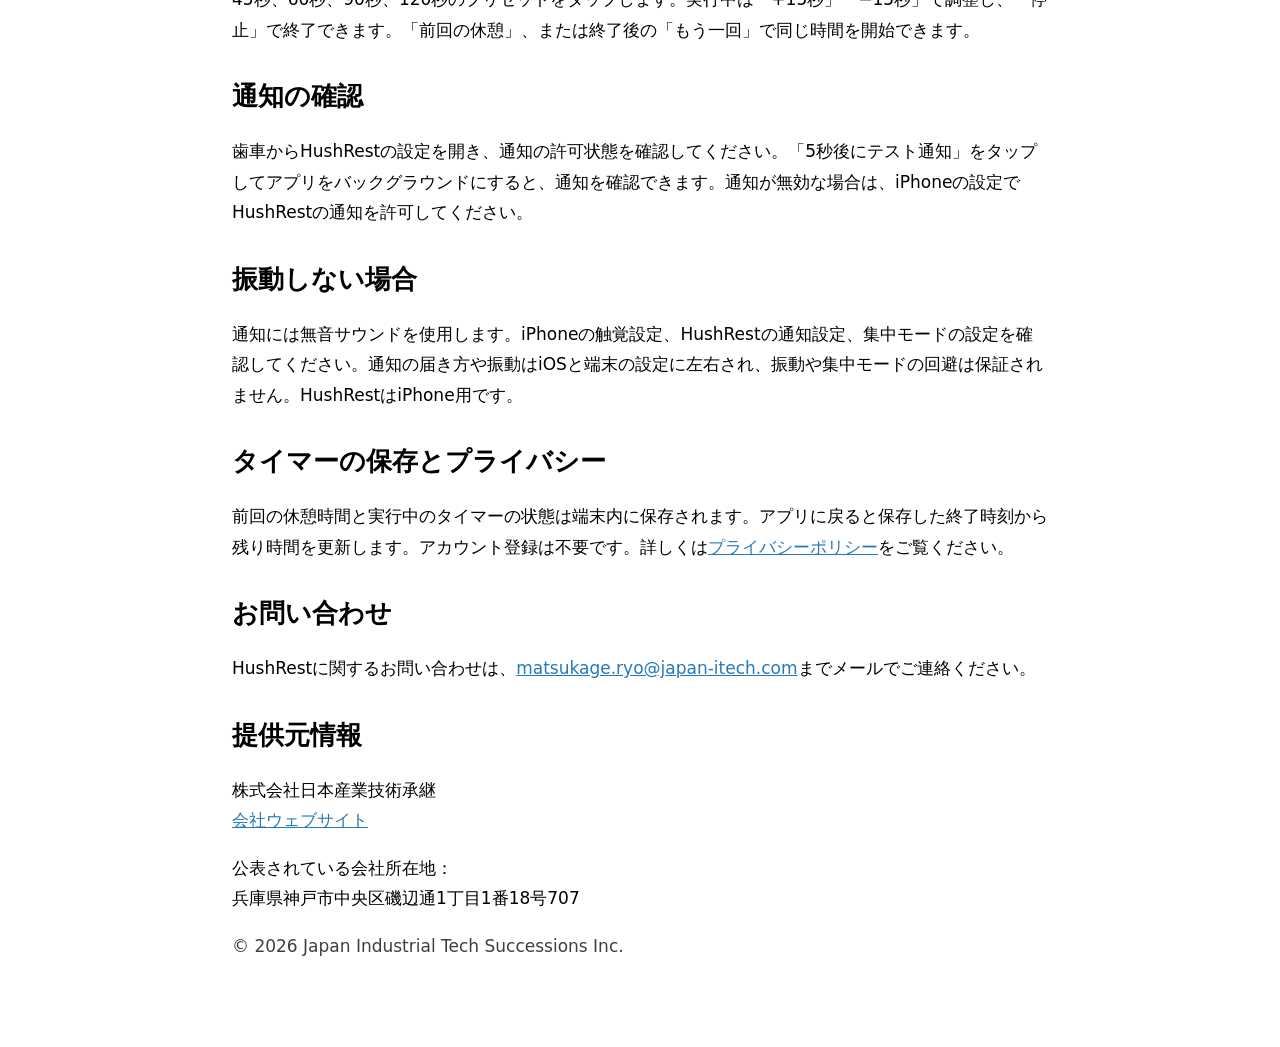
<file: docs/hushrest/support.html>
<!doctype html>
<html lang="en">
<head>
<meta charset="utf-8">
<meta name="viewport" content="width=device-width, initial-scale=1">
<meta name="description" content="Help with the HushRest gym rest timer / HushRestのサポート">
<title>HushRest — Support / サポート</title>
<style>
:root { color-scheme: light dark; font: 17px/1.8 system-ui, sans-serif; }
body { max-width: 48rem; margin: 0 auto; padding: 2rem 1.25rem 4rem; }
h1 { line-height: 1.3; } h2 { margin-top: 2rem; line-height: 1.4; }
a { color: #2879b9; } footer { opacity: .75; } section + section { border-top: 1px solid #8886; margin-top: 3rem; padding-top: 2rem; }
</style>
</head>
<body>
<header><p>HushRest · Japan Industrial Tech Successions Inc.</p><h1>Support</h1><p><a href="#japanese" lang="ja">日本語</a> · <a href="privacy.html">Privacy policy / プライバシーポリシー</a></p></header>
<main>
<section aria-label="English">
<p>HushRest is an iPhone timer for rest between workout sets.</p>
<h2>Start and adjust a rest</h2>
<p>Tap a 45, 60, 90, or 120-second preset. While a timer runs, use +15s or −15s to adjust it, or Stop to end it. Use Last Rest to start your previous duration, or Repeat after completion.</p>
<h2>Check notifications</h2>
<p>Open HushRest Settings using the gear. Check notification permission and try “Test notification in 5 seconds,” then put the app in the background. If notifications are disabled, open iPhone Settings to allow notifications for HushRest.</p>
<h2>If you do not feel vibration</h2>
<p>Notifications use a silent sound file. Check your iPhone's haptics settings, HushRest notification settings, and Focus settings. Delivery and vibration depend on iOS and device settings; neither vibration nor bypassing Focus is guaranteed. HushRest is designed for iPhone.</p>
<h2>Timer state and privacy</h2>
<p>The last rest duration and active timer state stay on your device. When you return to the app, it updates the remaining time from the saved end time. No account is required. See the <a href="privacy.html#english">privacy policy</a> for details.</p>
<h2>Contact support</h2>
<p>For help with HushRest, email <a href="mailto:matsukage.ryo@japan-itech.com">matsukage.ryo@japan-itech.com</a>.</p>
<h2>Provider information</h2>
<p>Japan Industrial Tech Successions Inc.<br><a href="https://japan-itech.com/">Company website</a></p>
<p>Published company address:<br>707, 1-1-18 Isobedori, Chuo-ku, Kobe, Hyogo, Japan</p>
</section>
<section id="japanese" lang="ja" aria-label="日本語">
<h1>サポート</h1>
<p>HushRestは、トレーニングのセット間休憩を管理するiPhone用タイマーです。</p>
<h2>休憩の開始と調整</h2>
<p>45秒、60秒、90秒、120秒のプリセットをタップします。実行中は「+15秒」「−15秒」で調整し、「停止」で終了できます。「前回の休憩」、または終了後の「もう一回」で同じ時間を開始できます。</p>
<h2>通知の確認</h2>
<p>歯車からHushRestの設定を開き、通知の許可状態を確認してください。「5秒後にテスト通知」をタップしてアプリをバックグラウンドにすると、通知を確認できます。通知が無効な場合は、iPhoneの設定でHushRestの通知を許可してください。</p>
<h2>振動しない場合</h2>
<p>通知には無音サウンドを使用します。iPhoneの触覚設定、HushRestの通知設定、集中モードの設定を確認してください。通知の届き方や振動はiOSと端末の設定に左右され、振動や集中モードの回避は保証されません。HushRestはiPhone用です。</p>
<h2>タイマーの保存とプライバシー</h2>
<p>前回の休憩時間と実行中のタイマーの状態は端末内に保存されます。アプリに戻ると保存した終了時刻から残り時間を更新します。アカウント登録は不要です。詳しくは<a href="privacy.html">プライバシーポリシー</a>をご覧ください。</p>
<h2>お問い合わせ</h2>
<p>HushRestに関するお問い合わせは、<a href="mailto:matsukage.ryo@japan-itech.com">matsukage.ryo@japan-itech.com</a>までメールでご連絡ください。</p>
<h2>提供元情報</h2>
<p>株式会社日本産業技術承継<br><a href="https://japan-itech.com/">会社ウェブサイト</a></p>
<p>公表されている会社所在地：<br>兵庫県神戸市中央区磯辺通1丁目1番18号707</p>
</section>
</main>
<footer><p>© 2026 Japan Industrial Tech Successions Inc.</p></footer>
</body>
</html>
</file>
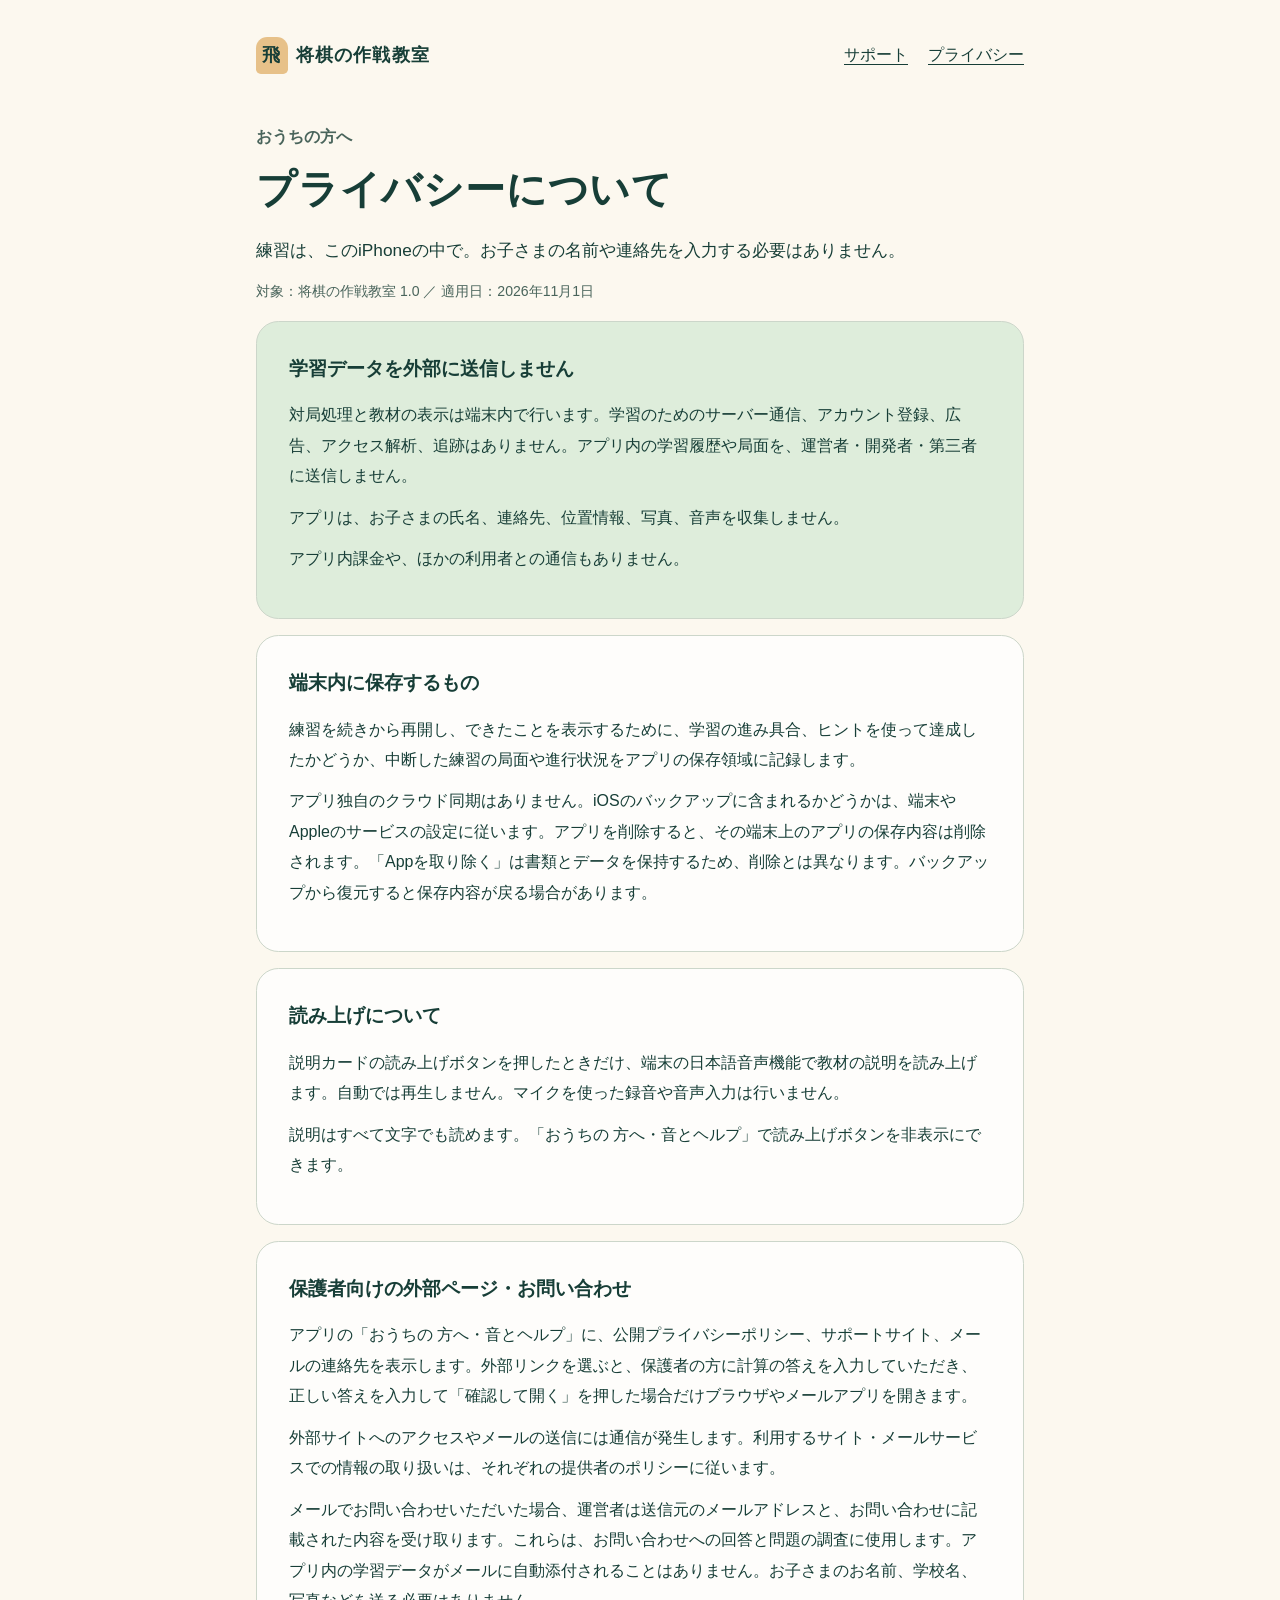
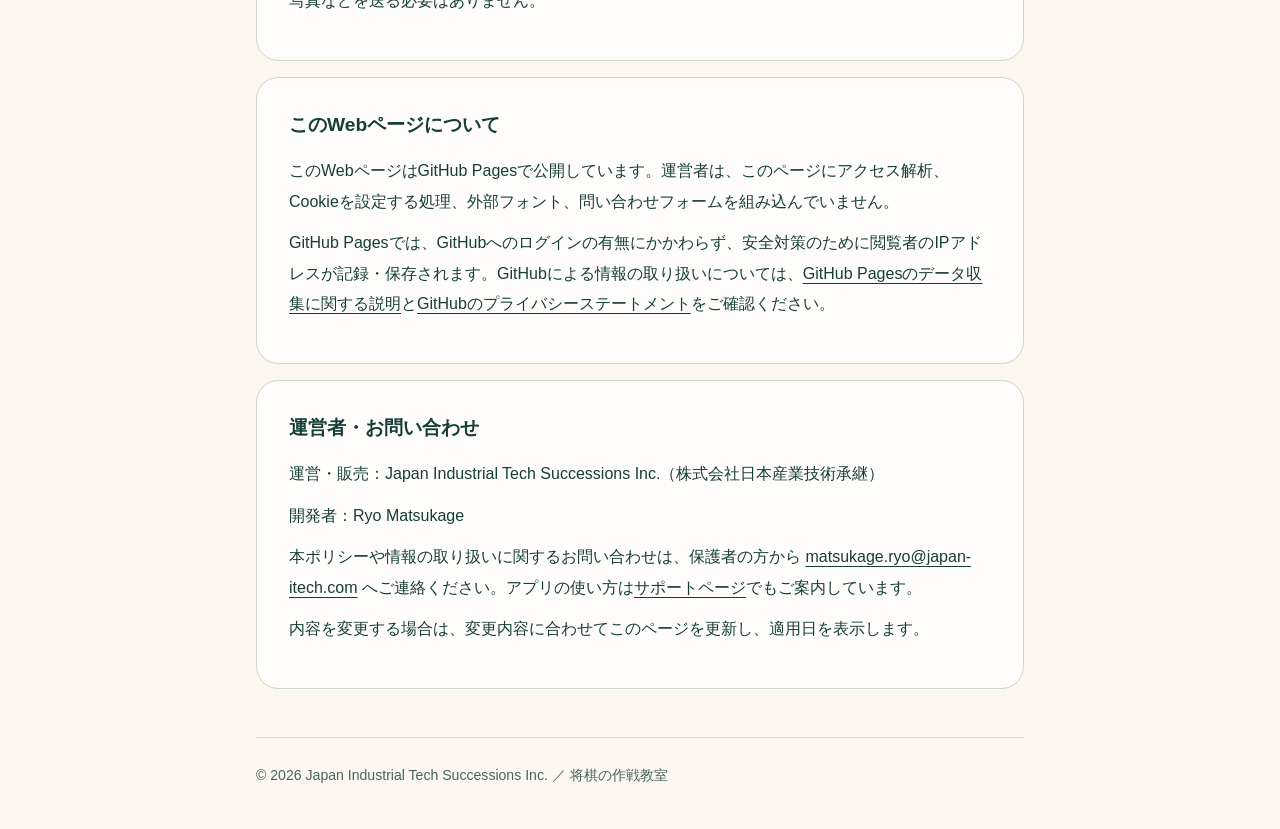
<file: docs/komaclassroom/privacy.html>
<!doctype html>
<html lang="ja">
<head>
  <meta charset="utf-8">
  <meta name="viewport" content="width=device-width, initial-scale=1">
  <meta name="description" content="将棋の作戦教室のプライバシーポリシー。端末内の学習データ、読み上げ、お問い合わせ、Webページでの情報の取り扱いについて。">
  <title>プライバシーについて｜将棋の作戦教室</title>
  <link rel="canonical" href="https://matsukageryo.github.io/SupportPage/komaclassroom/privacy.html">
  <link rel="stylesheet" href="style.css">
</head>
<body>
  <a class="skip-link" href="#main">本文へ</a>
  <header class="shell">
    <div class="brand"><span aria-hidden="true">飛</span>将棋の作戦教室</div>
    <nav aria-label="ページ案内"><a href="support.html">サポート</a><a href="privacy.html" aria-current="page">プライバシー</a></nav>
  </header>
  <main id="main" class="shell">
    <p class="eyebrow">おうちの方へ</p>
    <h1>プライバシーについて</h1>
    <p class="lead">練習は、このiPhoneの中で。お子さまの名前や連絡先を入力する必要はありません。</p>
    <p class="meta">対象：将棋の作戦教室 1.0 ／ 適用日：<time datetime="2026-11-01">2026年11月1日</time></p>
    <section class="card tint">
      <h2>学習データを外部に送信しません</h2>
      <p>対局処理と教材の表示は端末内で行います。学習のためのサーバー通信、アカウント登録、広告、アクセス解析、追跡はありません。アプリ内の学習履歴や局面を、運営者・開発者・第三者に送信しません。</p>
      <p>アプリは、お子さまの氏名、連絡先、位置情報、写真、音声を収集しません。</p>
      <p>アプリ内課金や、ほかの利用者との通信もありません。</p>
    </section>
    <section class="card">
      <h2>端末内に保存するもの</h2>
      <p>練習を続きから再開し、できたことを表示するために、学習の進み具合、ヒントを使って達成したかどうか、中断した練習の局面や進行状況をアプリの保存領域に記録します。</p>
      <p>アプリ独自のクラウド同期はありません。iOSのバックアップに含まれるかどうかは、端末やAppleのサービスの設定に従います。アプリを削除すると、その端末上のアプリの保存内容は削除されます。「Appを取り除く」は書類とデータを保持するため、削除とは異なります。バックアップから復元すると保存内容が戻る場合があります。</p>
    </section>
    <section class="card">
      <h2>読み上げについて</h2>
      <p>説明カードの読み上げボタンを押したときだけ、端末の日本語音声機能で教材の説明を読み上げます。自動では再生しません。マイクを使った録音や音声入力は行いません。</p>
      <p>説明はすべて文字でも読めます。「おうちの 方へ・音とヘルプ」で読み上げボタンを非表示にできます。</p>
    </section>
    <section class="card">
      <h2>保護者向けの外部ページ・お問い合わせ</h2>
      <p>アプリの「おうちの 方へ・音とヘルプ」に、公開プライバシーポリシー、サポートサイト、メールの連絡先を表示します。外部リンクを選ぶと、保護者の方に計算の答えを入力していただき、正しい答えを入力して「確認して開く」を押した場合だけブラウザやメールアプリを開きます。</p>
      <p>外部サイトへのアクセスやメールの送信には通信が発生します。利用するサイト・メールサービスでの情報の取り扱いは、それぞれの提供者のポリシーに従います。</p>
      <p>メールでお問い合わせいただいた場合、運営者は送信元のメールアドレスと、お問い合わせに記載された内容を受け取ります。これらは、お問い合わせへの回答と問題の調査に使用します。アプリ内の学習データがメールに自動添付されることはありません。お子さまのお名前、学校名、写真などを送る必要はありません。</p>
    </section>
    <section class="card">
      <h2>このWebページについて</h2>
      <p>このWebページはGitHub Pagesで公開しています。運営者は、このページにアクセス解析、Cookieを設定する処理、外部フォント、問い合わせフォームを組み込んでいません。</p>
      <p>GitHub Pagesでは、GitHubへのログインの有無にかかわらず、安全対策のために閲覧者のIPアドレスが記録・保存されます。GitHubによる情報の取り扱いについては、<a href="https://docs.github.com/en/pages/getting-started-with-github-pages/what-is-github-pages#data-collection">GitHub Pagesのデータ収集に関する説明</a>と<a href="https://docs.github.com/en/site-policy/privacy-policies/github-general-privacy-statement">GitHubのプライバシーステートメント</a>をご確認ください。</p>
    </section>
    <section class="card">
      <h2>運営者・お問い合わせ</h2>
      <p>運営・販売：Japan Industrial Tech Successions Inc.（株式会社日本産業技術承継）</p>
      <p>開発者：Ryo Matsukage</p>
      <p>本ポリシーや情報の取り扱いに関するお問い合わせは、保護者の方から <a href="mailto:matsukage.ryo@japan-itech.com">matsukage.ryo@japan-itech.com</a> へご連絡ください。アプリの使い方は<a href="support.html">サポートページ</a>でもご案内しています。</p>
      <p>内容を変更する場合は、変更内容に合わせてこのページを更新し、適用日を表示します。</p>
    </section>
  </main>
  <footer class="shell">© 2026 Japan Industrial Tech Successions Inc. ／ 将棋の作戦教室</footer>
</body>
</html>
</file>
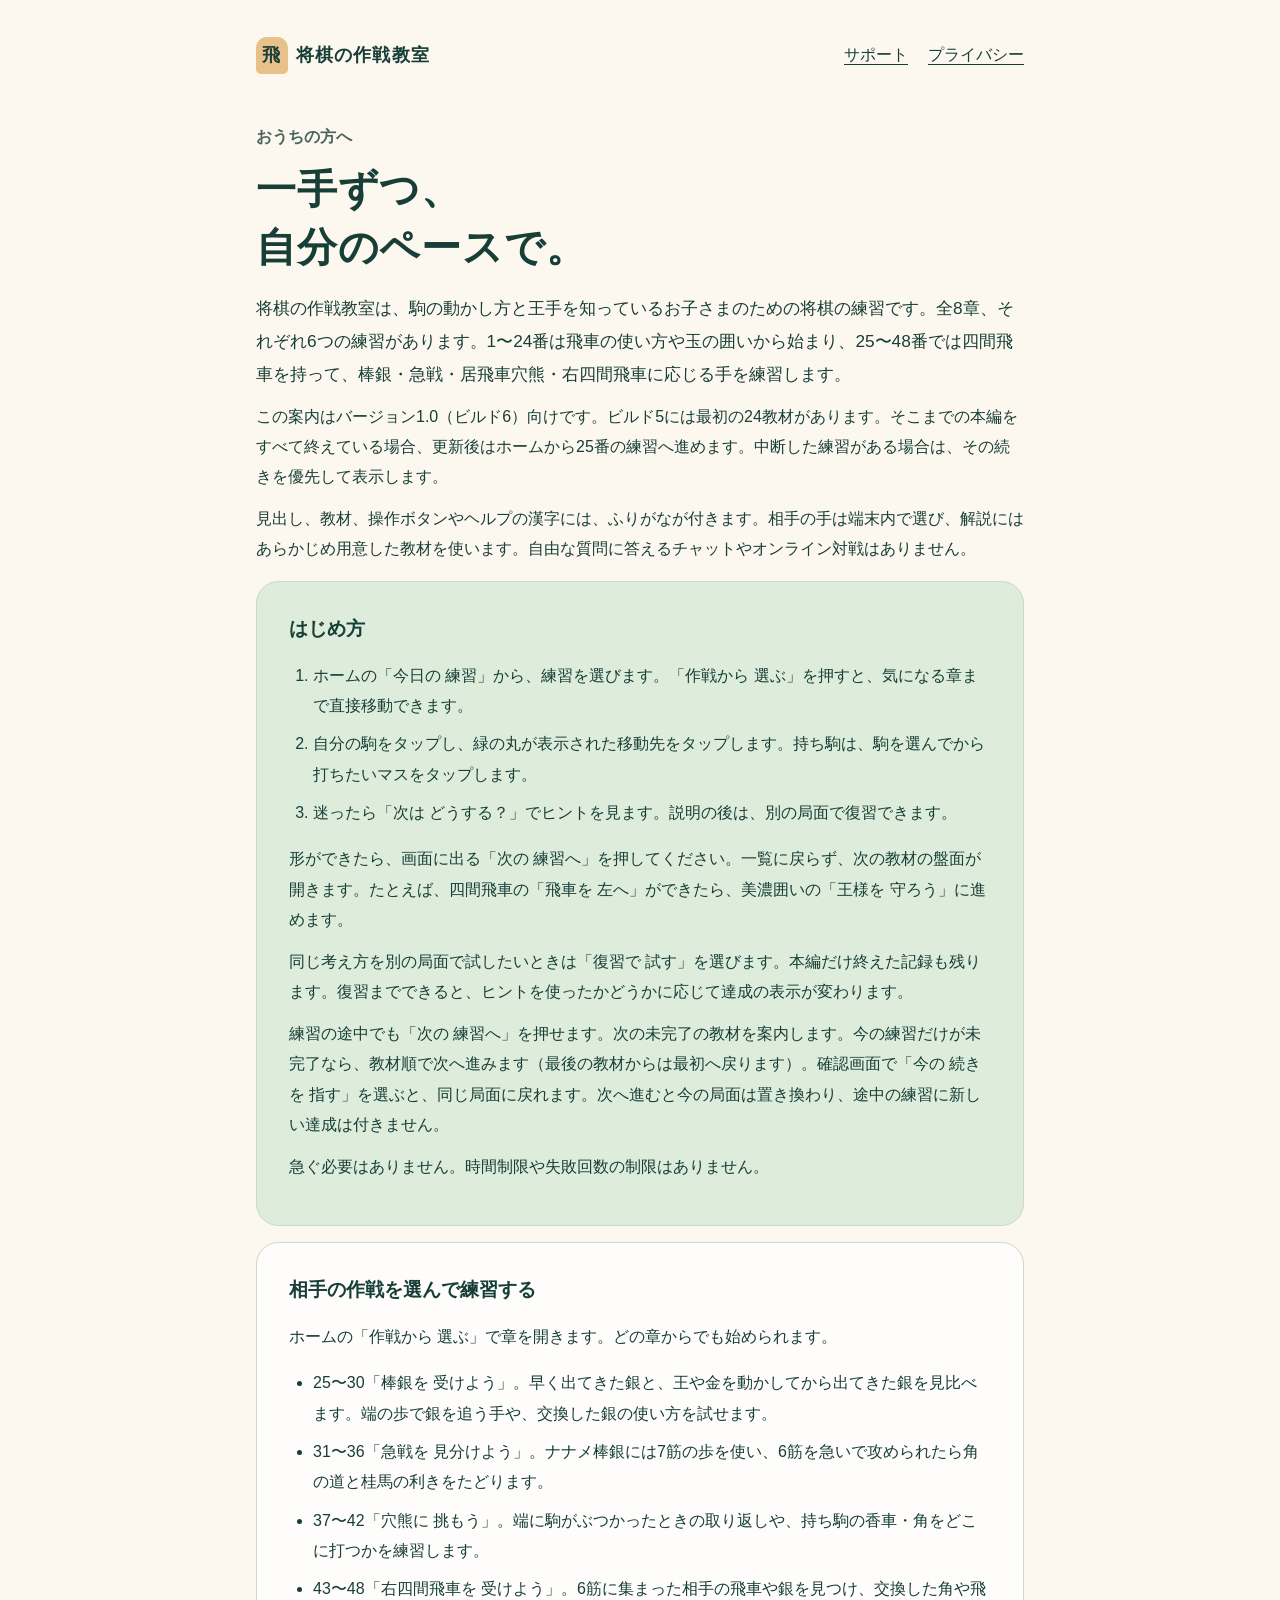
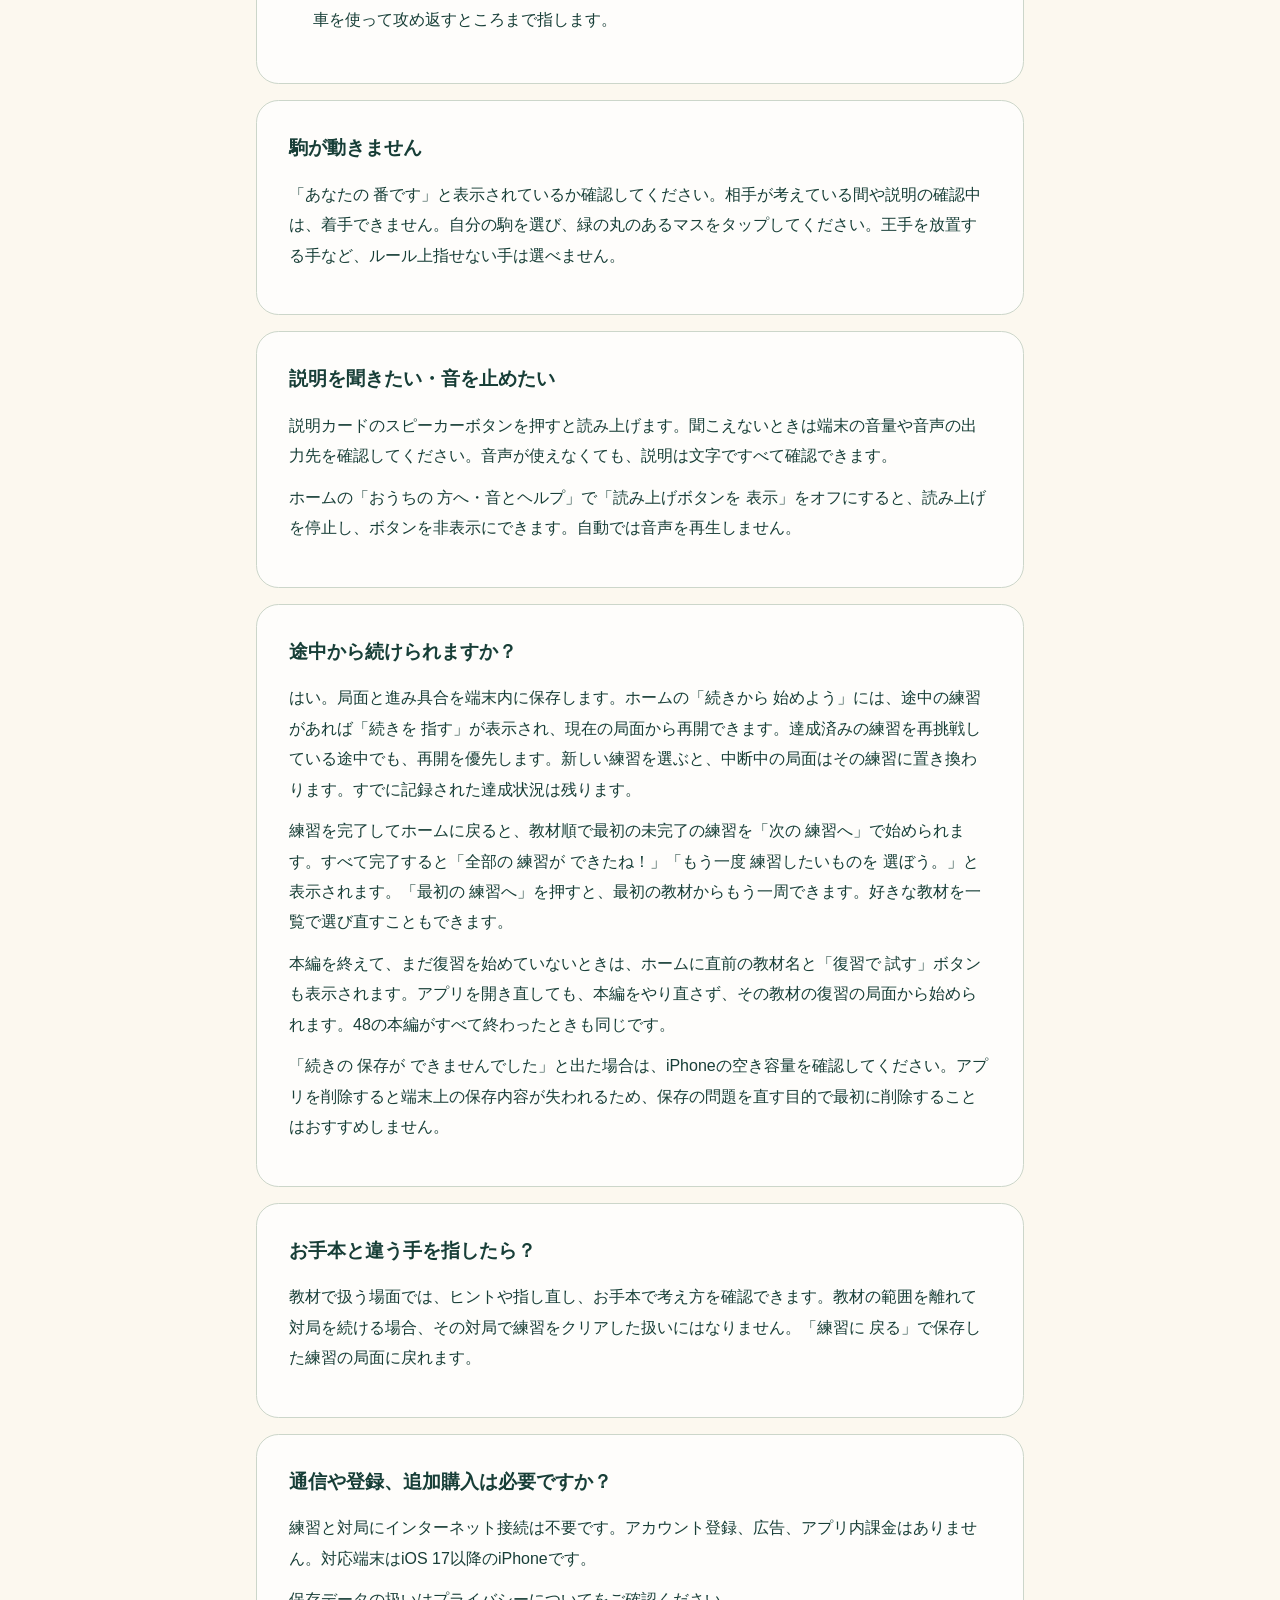
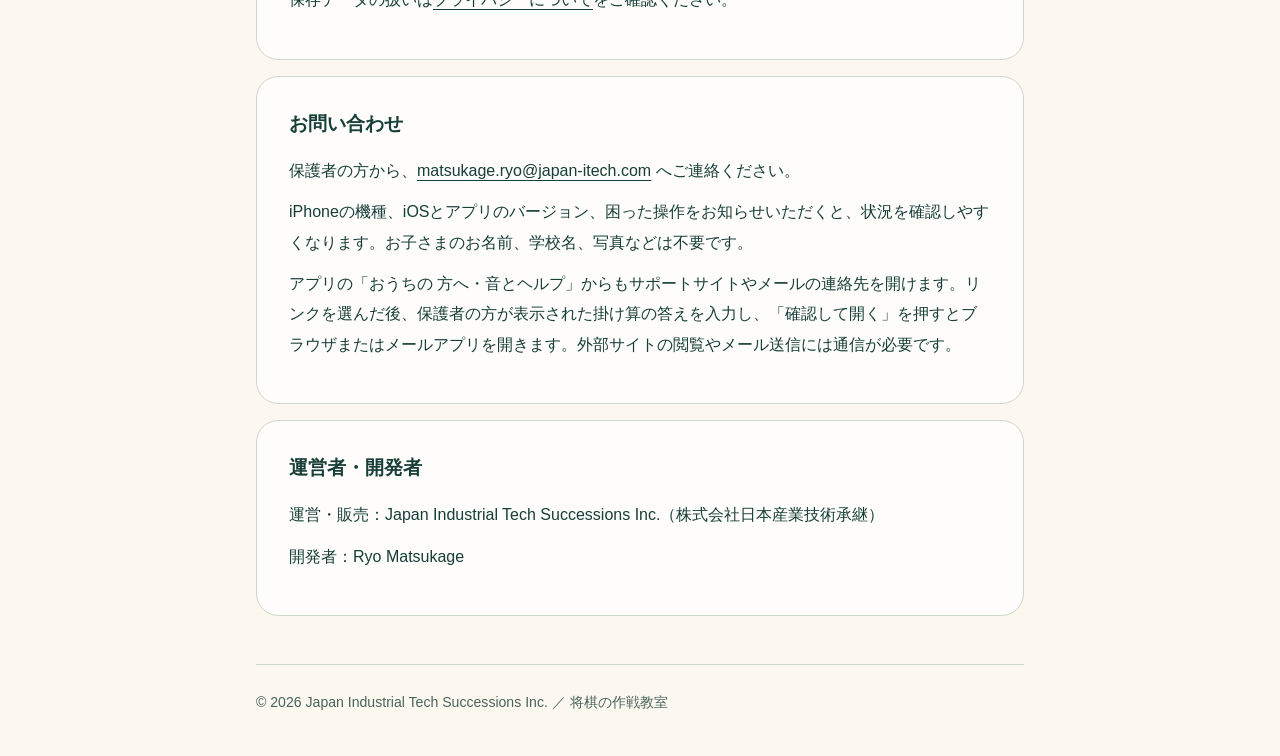
<file: docs/komaclassroom/support.html>
<!doctype html>
<html lang="ja">
<head>
  <meta charset="utf-8">
  <meta name="viewport" content="width=device-width, initial-scale=1">
  <meta name="description" content="iPhone向け将棋学習アプリ「将棋の作戦教室」の使い方、よくある質問、お問い合わせ先。">
  <title>サポート｜将棋の作戦教室</title>
  <link rel="canonical" href="https://matsukageryo.github.io/SupportPage/komaclassroom/support.html">
  <link rel="stylesheet" href="style.css">
</head>
<body>
  <a class="skip-link" href="#main">本文へ</a>
  <header class="shell">
    <div class="brand"><span aria-hidden="true">飛</span>将棋の作戦教室</div>
    <nav aria-label="ページ案内"><a href="support.html" aria-current="page">サポート</a><a href="privacy.html">プライバシー</a></nav>
  </header>
  <main id="main" class="shell">
    <p class="eyebrow">おうちの方へ</p>
    <h1>一手ずつ、<br>自分のペースで。</h1>
    <p class="lead">将棋の作戦教室は、駒の動かし方と王手を知っているお子さまのための将棋の練習です。全8章、それぞれ6つの練習があります。1〜24番は飛車の使い方や玉の囲いから始まり、25〜48番では四間飛車を持って、棒銀・急戦・居飛車穴熊・右四間飛車に応じる手を練習します。</p>
    <p>この案内はバージョン1.0（ビルド6）向けです。ビルド5には最初の24教材があります。そこまでの本編をすべて終えている場合、更新後はホームから25番の練習へ進めます。中断した練習がある場合は、その続きを優先して表示します。</p>
    <p>見出し、教材、操作ボタンやヘルプの漢字には、ふりがなが付きます。相手の手は端末内で選び、解説にはあらかじめ用意した教材を使います。自由な質問に答えるチャットやオンライン対戦はありません。</p>
    <section class="card tint">
      <h2>はじめ方</h2>
      <ol>
        <li>ホームの「今日の 練習」から、練習を選びます。「作戦から 選ぶ」を押すと、気になる章まで直接移動できます。</li>
        <li>自分の駒をタップし、緑の丸が表示された移動先をタップします。持ち駒は、駒を選んでから打ちたいマスをタップします。</li>
        <li>迷ったら「次は どうする？」でヒントを見ます。説明の後は、別の局面で復習できます。</li>
      </ol>
      <p>形ができたら、画面に出る「次の 練習へ」を押してください。一覧に戻らず、次の教材の盤面が開きます。たとえば、四間飛車の「飛車を 左へ」ができたら、美濃囲いの「王様を 守ろう」に進めます。</p>
      <p>同じ考え方を別の局面で試したいときは「復習で 試す」を選びます。本編だけ終えた記録も残ります。復習までできると、ヒントを使ったかどうかに応じて達成の表示が変わります。</p>
      <p>練習の途中でも「次の 練習へ」を押せます。次の未完了の教材を案内します。今の練習だけが未完了なら、教材順で次へ進みます（最後の教材からは最初へ戻ります）。確認画面で「今の 続きを 指す」を選ぶと、同じ局面に戻れます。次へ進むと今の局面は置き換わり、途中の練習に新しい達成は付きません。</p>
      <p>急ぐ必要はありません。時間制限や失敗回数の制限はありません。</p>
    </section>
    <section class="card">
      <h2>相手の作戦を選んで練習する</h2>
      <p>ホームの「作戦から 選ぶ」で章を開きます。どの章からでも始められます。</p>
      <ul>
        <li>25〜30「棒銀を 受けよう」。早く出てきた銀と、王や金を動かしてから出てきた銀を見比べます。端の歩で銀を追う手や、交換した銀の使い方を試せます。</li>
        <li>31〜36「急戦を 見分けよう」。ナナメ棒銀には7筋の歩を使い、6筋を急いで攻められたら角の道と桂馬の利きをたどります。</li>
        <li>37〜42「穴熊に 挑もう」。端に駒がぶつかったときの取り返しや、持ち駒の香車・角をどこに打つかを練習します。</li>
        <li>43〜48「右四間飛車を 受けよう」。6筋に集まった相手の飛車や銀を見つけ、交換した角や飛車を使って攻め返すところまで指します。</li>
      </ul>
    </section>
    <section class="card">
      <h2>駒が動きません</h2>
      <p>「あなたの 番です」と表示されているか確認してください。相手が考えている間や説明の確認中は、着手できません。自分の駒を選び、緑の丸のあるマスをタップしてください。王手を放置する手など、ルール上指せない手は選べません。</p>
    </section>
    <section class="card">
      <h2>説明を聞きたい・音を止めたい</h2>
      <p>説明カードのスピーカーボタンを押すと読み上げます。聞こえないときは端末の音量や音声の出力先を確認してください。音声が使えなくても、説明は文字ですべて確認できます。</p>
      <p>ホームの「おうちの 方へ・音とヘルプ」で「読み上げボタンを 表示」をオフにすると、読み上げを停止し、ボタンを非表示にできます。自動では音声を再生しません。</p>
    </section>
    <section class="card">
      <h2>途中から続けられますか？</h2>
      <p>はい。局面と進み具合を端末内に保存します。ホームの「続きから 始めよう」には、途中の練習があれば「続きを 指す」が表示され、現在の局面から再開できます。達成済みの練習を再挑戦している途中でも、再開を優先します。新しい練習を選ぶと、中断中の局面はその練習に置き換わります。すでに記録された達成状況は残ります。</p>
      <p>練習を完了してホームに戻ると、教材順で最初の未完了の練習を「次の 練習へ」で始められます。すべて完了すると「全部の 練習が できたね！」「もう一度 練習したいものを 選ぼう。」と表示されます。「最初の 練習へ」を押すと、最初の教材からもう一周できます。好きな教材を一覧で選び直すこともできます。</p>
      <p>本編を終えて、まだ復習を始めていないときは、ホームに直前の教材名と「復習で 試す」ボタンも表示されます。アプリを開き直しても、本編をやり直さず、その教材の復習の局面から始められます。48の本編がすべて終わったときも同じです。</p>
      <p>「続きの 保存が できませんでした」と出た場合は、iPhoneの空き容量を確認してください。アプリを削除すると端末上の保存内容が失われるため、保存の問題を直す目的で最初に削除することはおすすめしません。</p>
    </section>
    <section class="card">
      <h2>お手本と違う手を指したら？</h2>
      <p>教材で扱う場面では、ヒントや指し直し、お手本で考え方を確認できます。教材の範囲を離れて対局を続ける場合、その対局で練習をクリアした扱いにはなりません。「練習に 戻る」で保存した練習の局面に戻れます。</p>
    </section>
    <section class="card">
      <h2>通信や登録、追加購入は必要ですか？</h2>
      <p>練習と対局にインターネット接続は不要です。アカウント登録、広告、アプリ内課金はありません。対応端末はiOS 17以降のiPhoneです。</p>
      <p>保存データの扱いは<a href="privacy.html">プライバシーについて</a>をご確認ください。</p>
    </section>
    <section class="card">
      <h2>お問い合わせ</h2>
      <p>保護者の方から、<a href="mailto:matsukage.ryo@japan-itech.com">matsukage.ryo@japan-itech.com</a> へご連絡ください。</p>
      <p>iPhoneの機種、iOSとアプリのバージョン、困った操作をお知らせいただくと、状況を確認しやすくなります。お子さまのお名前、学校名、写真などは不要です。</p>
      <p>アプリの「おうちの 方へ・音とヘルプ」からもサポートサイトやメールの連絡先を開けます。リンクを選んだ後、保護者の方が表示された掛け算の答えを入力し、「確認して開く」を押すとブラウザまたはメールアプリを開きます。外部サイトの閲覧やメール送信には通信が必要です。</p>
    </section>
    <section class="card">
      <h2>運営者・開発者</h2>
      <p>運営・販売：Japan Industrial Tech Successions Inc.（株式会社日本産業技術承継）</p>
      <p>開発者：Ryo Matsukage</p>
    </section>
  </main>
  <footer class="shell">© 2026 Japan Industrial Tech Successions Inc. ／ 将棋の作戦教室</footer>
</body>
</html>
</file>
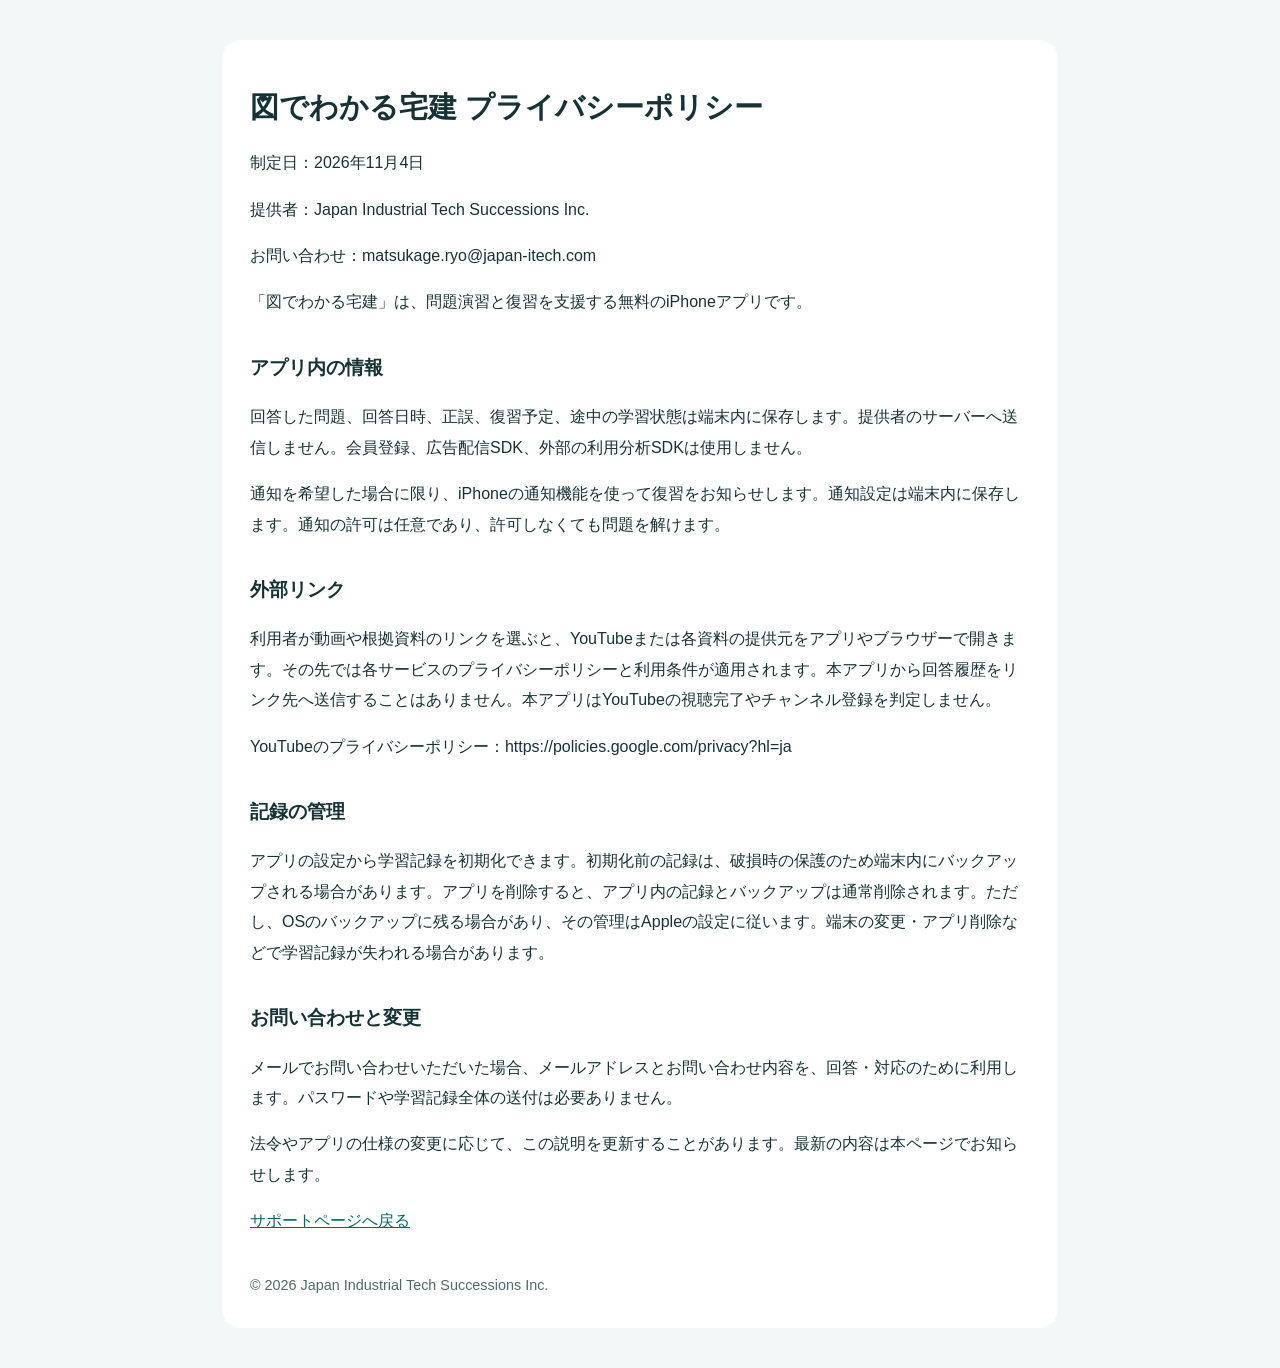
<file: docs/takken/privacy.html>
<!doctype html>
<html lang="ja"><head><meta charset="utf-8"><meta name="viewport" content="width=device-width,initial-scale=1"><title>図でわかる宅建｜プライバシーポリシー</title><style>body{font-family:-apple-system,BlinkMacSystemFont,"Hiragino Kaku Gothic ProN",sans-serif;color:#173235;background:#f2f7f7;line-height:1.9;margin:0}main{max-width:780px;margin:40px auto;padding:28px;background:white;border-radius:20px}h1{font-size:1.8rem;line-height:1.45}h2{font-size:1.2rem;margin-top:32px}a{color:#006968}footer{font-size:.9rem;color:#52696b;margin-top:36px}ul{padding-left:24px}@media(max-width:600px){main{margin:16px;padding:22px}h1{font-size:1.5rem}}</style></head><body><main><h1>図でわかる宅建 プライバシーポリシー</h1><p>制定日：2026年11月4日</p><p>提供者：Japan Industrial Tech Successions Inc.</p><p>お問い合わせ：matsukage.ryo@japan-itech.com</p><p>「図でわかる宅建」は、問題演習と復習を支援する無料のiPhoneアプリです。</p><h2>アプリ内の情報</h2><p>回答した問題、回答日時、正誤、復習予定、途中の学習状態は端末内に保存します。提供者のサーバーへ送信しません。会員登録、広告配信SDK、外部の利用分析SDKは使用しません。</p><p>通知を希望した場合に限り、iPhoneの通知機能を使って復習をお知らせします。通知設定は端末内に保存します。通知の許可は任意であり、許可しなくても問題を解けます。</p><h2>外部リンク</h2><p>利用者が動画や根拠資料のリンクを選ぶと、YouTubeまたは各資料の提供元をアプリやブラウザーで開きます。その先では各サービスのプライバシーポリシーと利用条件が適用されます。本アプリから回答履歴をリンク先へ送信することはありません。本アプリはYouTubeの視聴完了やチャンネル登録を判定しません。</p><p>YouTubeのプライバシーポリシー：https://policies.google.com/privacy?hl=ja</p><h2>記録の管理</h2><p>アプリの設定から学習記録を初期化できます。初期化前の記録は、破損時の保護のため端末内にバックアップされる場合があります。アプリを削除すると、アプリ内の記録とバックアップは通常削除されます。ただし、OSのバックアップに残る場合があり、その管理はAppleの設定に従います。端末の変更・アプリ削除などで学習記録が失われる場合があります。</p><h2>お問い合わせと変更</h2><p>メールでお問い合わせいただいた場合、メールアドレスとお問い合わせ内容を、回答・対応のために利用します。パスワードや学習記録全体の送付は必要ありません。</p><p>法令やアプリの仕様の変更に応じて、この説明を更新することがあります。最新の内容は本ページでお知らせします。</p><p><a href="./">サポートページへ戻る</a></p><footer>© 2026 Japan Industrial Tech Successions Inc.</footer></main></body></html>
</file>
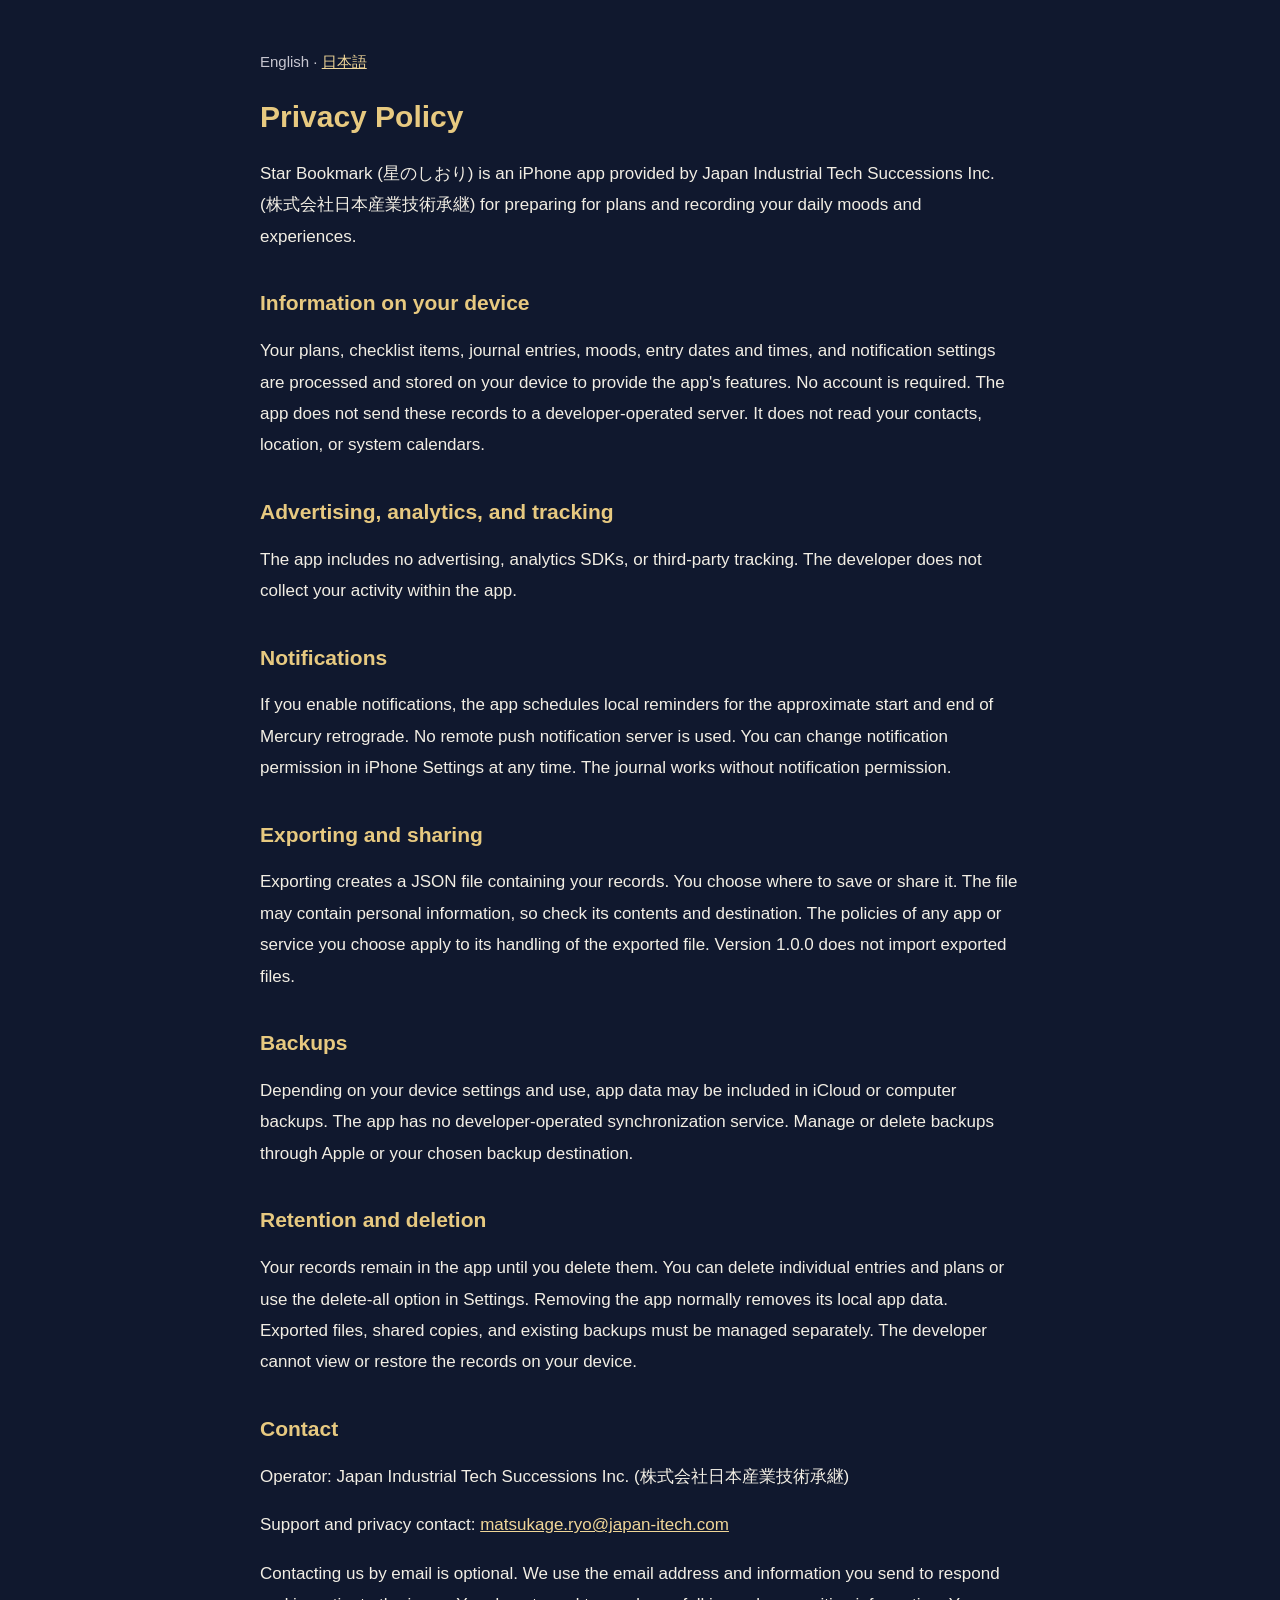
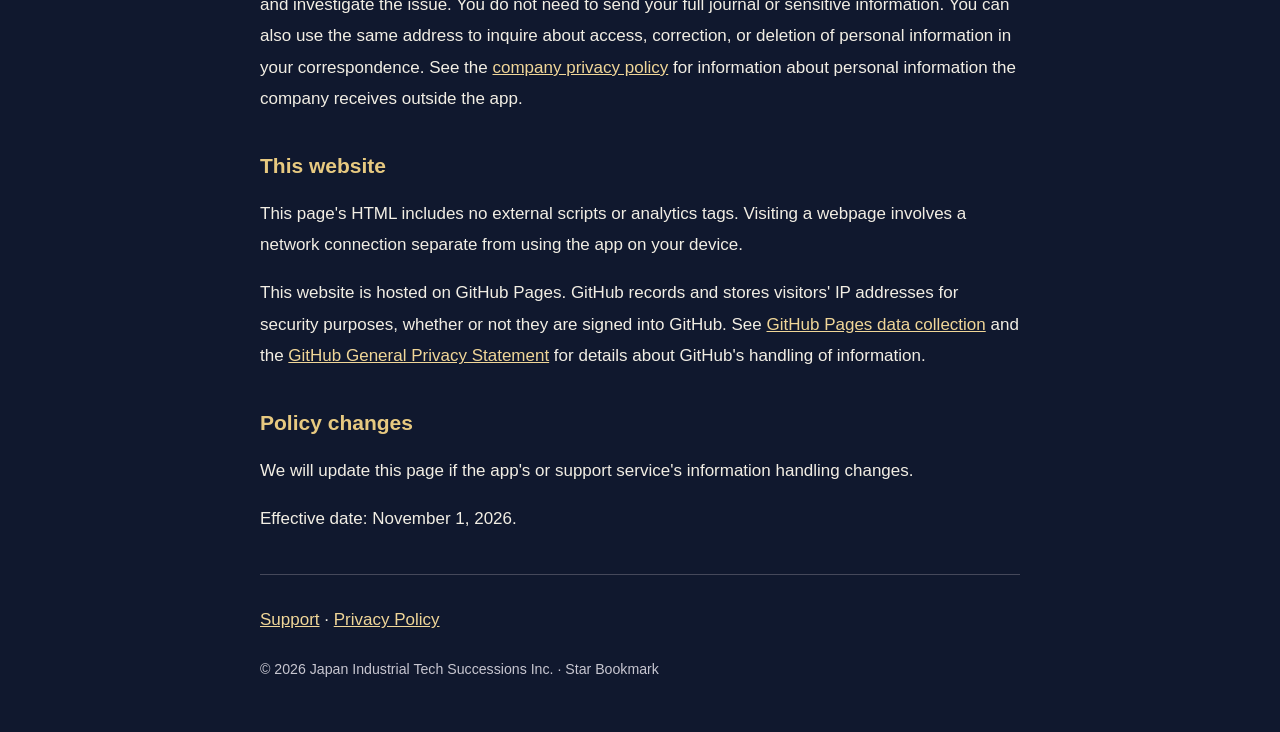
<file: docs/hoshinoshiori/en/privacy.html>
<!doctype html>
<html lang="en">
<head>
  <meta charset="utf-8">
  <meta name="viewport" content="width=device-width,initial-scale=1">
  <meta name="robots" content="noindex">
  <link rel="alternate" hreflang="ja" href="../privacy.html">
  <title>Privacy Policy | Star Bookmark</title>
  <style>
    body{margin:0;background:#10182e;color:#f2eee4;font:17px/1.85 -apple-system,BlinkMacSystemFont,sans-serif}
    main{max-width:760px;margin:auto;padding:48px 24px}h1,h2{color:#e7c980;line-height:1.4}h1{font-size:30px}h2{font-size:21px;margin-top:36px}a{color:#f0d698}aside{border:1px solid #a78044;padding:16px;border-radius:12px}small,nav{color:#c7c6d0}nav{font-size:15px}a:focus-visible{outline:2px solid #e7c980;outline-offset:4px}footer{border-top:1px solid #45485a;margin-top:40px;padding-top:12px}
  </style>
</head>
<body><main>
  <nav aria-label="Language"><span aria-current="page">English</span> · <a href="../privacy.html" lang="ja" hreflang="ja">日本語</a></nav>
  <h1>Privacy Policy</h1>
  <p>Star Bookmark (星のしおり) is an iPhone app provided by Japan Industrial Tech Successions Inc. (株式会社日本産業技術承継) for preparing for plans and recording your daily moods and experiences.</p>
  <h2>Information on your device</h2>
  <p>Your plans, checklist items, journal entries, moods, entry dates and times, and notification settings are processed and stored on your device to provide the app's features. No account is required. The app does not send these records to a developer-operated server. It does not read your contacts, location, or system calendars.</p>
  <h2>Advertising, analytics, and tracking</h2>
  <p>The app includes no advertising, analytics SDKs, or third-party tracking. The developer does not collect your activity within the app.</p>
  <h2>Notifications</h2>
  <p>If you enable notifications, the app schedules local reminders for the approximate start and end of Mercury retrograde. No remote push notification server is used. You can change notification permission in iPhone Settings at any time. The journal works without notification permission.</p>
  <h2>Exporting and sharing</h2>
  <p>Exporting creates a JSON file containing your records. You choose where to save or share it. The file may contain personal information, so check its contents and destination. The policies of any app or service you choose apply to its handling of the exported file. Version 1.0.0 does not import exported files.</p>
  <h2>Backups</h2>
  <p>Depending on your device settings and use, app data may be included in iCloud or computer backups. The app has no developer-operated synchronization service. Manage or delete backups through Apple or your chosen backup destination.</p>
  <h2>Retention and deletion</h2>
  <p>Your records remain in the app until you delete them. You can delete individual entries and plans or use the delete-all option in Settings. Removing the app normally removes its local app data. Exported files, shared copies, and existing backups must be managed separately. The developer cannot view or restore the records on your device.</p>
  <h2>Contact</h2>
  <p>Operator: Japan Industrial Tech Successions Inc. (株式会社日本産業技術承継)</p>
  <p>Support and privacy contact: <a href="mailto:matsukage.ryo@japan-itech.com">matsukage.ryo@japan-itech.com</a></p>
  <p>Contacting us by email is optional. We use the email address and information you send to respond and investigate the issue. You do not need to send your full journal or sensitive information. You can also use the same address to inquire about access, correction, or deletion of personal information in your correspondence. See the <a href="https://japan-itech.com/privacy/">company privacy policy</a> for information about personal information the company receives outside the app.</p>
  <h2>This website</h2>
  <p>This page's HTML includes no external scripts or analytics tags. Visiting a webpage involves a network connection separate from using the app on your device.</p>
  <p>This website is hosted on GitHub Pages. GitHub records and stores visitors' IP addresses for security purposes, whether or not they are signed into GitHub. See <a href="https://docs.github.com/en/pages/getting-started-with-github-pages/what-is-github-pages#data-collection">GitHub Pages data collection</a> and the <a href="https://docs.github.com/en/site-policy/privacy-policies/github-general-privacy-statement">GitHub General Privacy Statement</a> for details about GitHub's handling of information.</p>
  <h2>Policy changes</h2>
  <p>We will update this page if the app's or support service's information handling changes.</p>
  <p>Effective date: November 1, 2026.</p>
  <footer><p><a href="support.html">Support</a> · <a href="privacy.html">Privacy Policy</a></p><small>© 2026 Japan Industrial Tech Successions Inc. · Star Bookmark</small></footer>
</main></body>
</html>
</file>
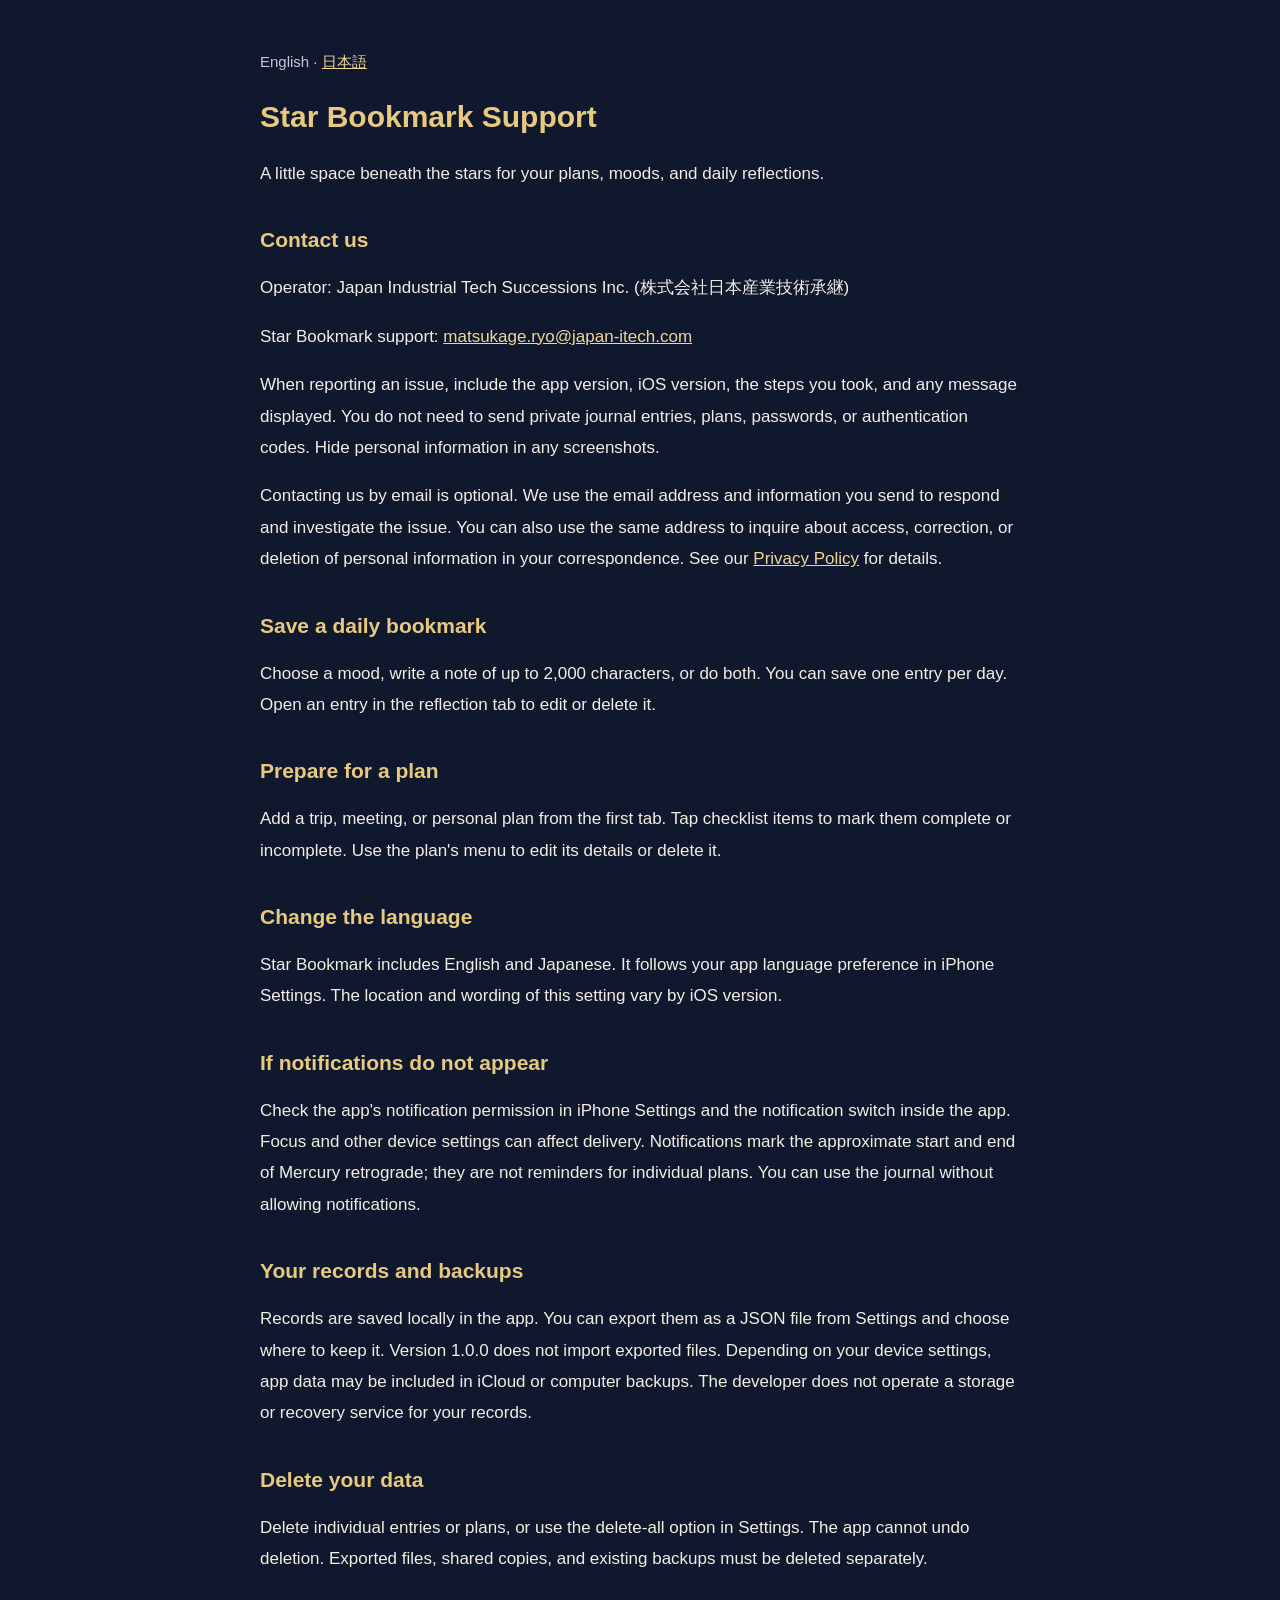
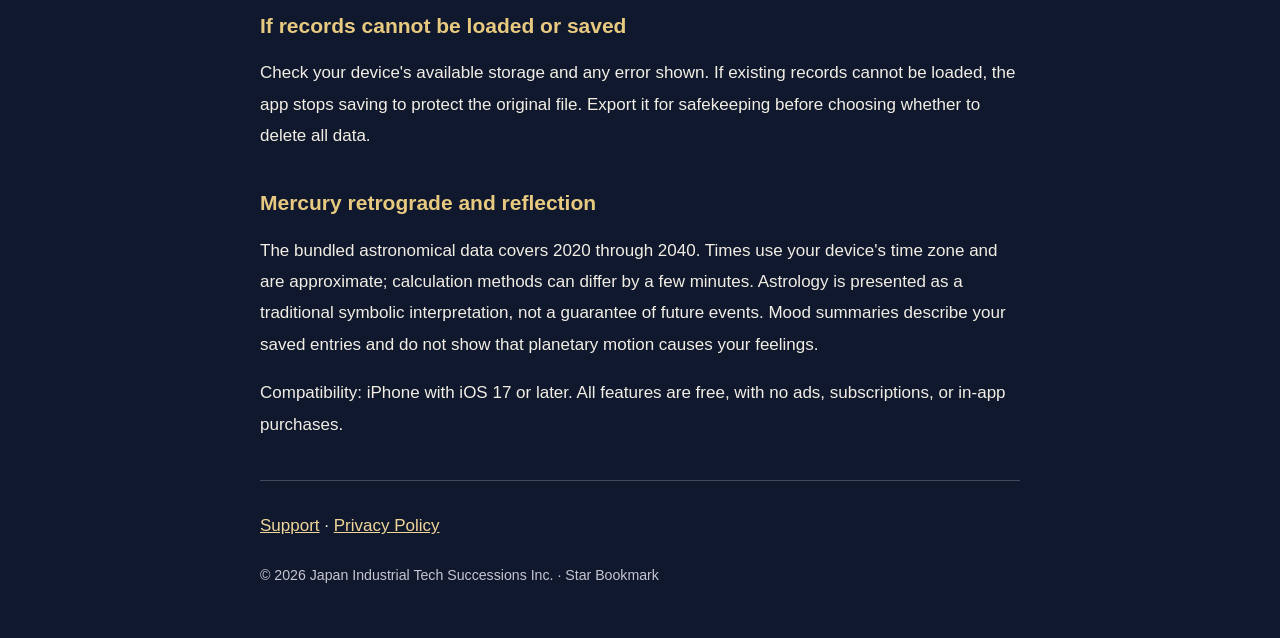
<file: docs/hoshinoshiori/en/support.html>
<!doctype html>
<html lang="en">
<head>
  <meta charset="utf-8">
  <meta name="viewport" content="width=device-width,initial-scale=1">
  <meta name="robots" content="noindex">
  <link rel="alternate" hreflang="ja" href="../support.html">
  <title>Support | Star Bookmark</title>
  <style>
    body{margin:0;background:#10182e;color:#f2eee4;font:17px/1.85 -apple-system,BlinkMacSystemFont,sans-serif}
    main{max-width:760px;margin:auto;padding:48px 24px}h1,h2{color:#e7c980;line-height:1.4}h1{font-size:30px}h2{font-size:21px;margin-top:36px}a{color:#f0d698}aside{border:1px solid #a78044;padding:16px;border-radius:12px}small,nav{color:#c7c6d0}nav{font-size:15px}a:focus-visible{outline:2px solid #e7c980;outline-offset:4px}footer{border-top:1px solid #45485a;margin-top:40px;padding-top:12px}
  </style>
</head>
<body><main>
  <nav aria-label="Language"><span aria-current="page">English</span> · <a href="../support.html" lang="ja" hreflang="ja">日本語</a></nav>
  <h1>Star Bookmark Support</h1>
  <p>A little space beneath the stars for your plans, moods, and daily reflections.</p>
  <h2>Contact us</h2>
  <p>Operator: Japan Industrial Tech Successions Inc. (株式会社日本産業技術承継)</p>
  <p>Star Bookmark support: <a href="mailto:matsukage.ryo@japan-itech.com">matsukage.ryo@japan-itech.com</a></p>
  <p>When reporting an issue, include the app version, iOS version, the steps you took, and any message displayed. You do not need to send private journal entries, plans, passwords, or authentication codes. Hide personal information in any screenshots.</p>
  <p>Contacting us by email is optional. We use the email address and information you send to respond and investigate the issue. You can also use the same address to inquire about access, correction, or deletion of personal information in your correspondence. See our <a href="privacy.html">Privacy Policy</a> for details.</p>
  <h2>Save a daily bookmark</h2>
  <p>Choose a mood, write a note of up to 2,000 characters, or do both. You can save one entry per day. Open an entry in the reflection tab to edit or delete it.</p>
  <h2>Prepare for a plan</h2>
  <p>Add a trip, meeting, or personal plan from the first tab. Tap checklist items to mark them complete or incomplete. Use the plan's menu to edit its details or delete it.</p>
  <h2>Change the language</h2>
  <p>Star Bookmark includes English and Japanese. It follows your app language preference in iPhone Settings. The location and wording of this setting vary by iOS version.</p>
  <h2>If notifications do not appear</h2>
  <p>Check the app's notification permission in iPhone Settings and the notification switch inside the app. Focus and other device settings can affect delivery. Notifications mark the approximate start and end of Mercury retrograde; they are not reminders for individual plans. You can use the journal without allowing notifications.</p>
  <h2>Your records and backups</h2>
  <p>Records are saved locally in the app. You can export them as a JSON file from Settings and choose where to keep it. Version 1.0.0 does not import exported files. Depending on your device settings, app data may be included in iCloud or computer backups. The developer does not operate a storage or recovery service for your records.</p>
  <h2>Delete your data</h2>
  <p>Delete individual entries or plans, or use the delete-all option in Settings. The app cannot undo deletion. Exported files, shared copies, and existing backups must be deleted separately.</p>
  <h2>If records cannot be loaded or saved</h2>
  <p>Check your device's available storage and any error shown. If existing records cannot be loaded, the app stops saving to protect the original file. Export it for safekeeping before choosing whether to delete all data.</p>
  <h2>Mercury retrograde and reflection</h2>
  <p>The bundled astronomical data covers 2020 through 2040. Times use your device's time zone and are approximate; calculation methods can differ by a few minutes. Astrology is presented as a traditional symbolic interpretation, not a guarantee of future events. Mood summaries describe your saved entries and do not show that planetary motion causes your feelings.</p>
  <p>Compatibility: iPhone with iOS 17 or later. All features are free, with no ads, subscriptions, or in-app purchases.</p>
  <footer><p><a href="support.html">Support</a> · <a href="privacy.html">Privacy Policy</a></p><small>© 2026 Japan Industrial Tech Successions Inc. · Star Bookmark</small></footer>
</main></body>
</html>
</file>
<file: docs/komaclassroom/style.css>
:root {
  color-scheme: light;
  --paper: #fcf8ef;
  --forest: #173e37;
  --mint: #deeddb;
  --muted: #49645b;
  --line: #ccd6ca;
}
* { box-sizing: border-box; }
html { font-size: 100%; }
body {
  margin: 0;
  background: var(--paper);
  color: var(--forest);
  font-family: -apple-system, BlinkMacSystemFont, "Hiragino Kaku Gothic ProN", "Yu Gothic", sans-serif;
  line-height: 1.9;
  overflow-wrap: anywhere;
}
.skip-link { position: absolute; left: 1rem; top: -6rem; }
.skip-link:focus { top: 1rem; background: white; padding: .6rem 1rem; }
.shell { width: min(100% - 2rem, 48rem); margin-inline: auto; }
header { padding-block: 2rem 1rem; }
.brand { font-size: 1.15rem; font-weight: 750; letter-spacing: .06em; }
.brand span { display: inline-grid; place-items: center; width: 2rem; height: 2.3rem; margin-right: .5rem; background: #e7c189; border-radius: .7rem .7rem .3rem .3rem; }
nav { display: flex; flex-wrap: wrap; gap: .25rem 1.25rem; margin-top: .8rem; }
a { color: var(--forest); text-underline-offset: .25em; }
nav a { display: inline-block; padding-block: .5rem; }
a:hover { text-decoration-thickness: 2px; }
a:focus-visible { outline: 3px solid var(--forest); outline-offset: 4px; border-radius: 2px; }
main { padding-block: 1rem 2rem; }
.eyebrow { font-weight: 700; margin-bottom: .25rem; color: var(--muted); }
h1 { font-size: clamp(1.8rem, 5.5vw, 2.5rem); line-height: 1.45; margin: .5rem 0 1rem; letter-spacing: .02em; }
h2 { font-size: 1.2rem; line-height: 1.6; margin-top: 0; }
p { margin: .7rem 0; }
.lead { font-size: 1.08rem; }
.card { background: #ffffffbd; border: 1px solid var(--line); border-radius: 1.4rem; padding: clamp(1.2rem, 4vw, 2rem); margin-block: 1rem; }
.card.tint { background: var(--mint); }
li + li { margin-top: .5rem; }
ul, ol { padding-left: 1.5rem; }
.meta, footer { font-size: .88rem; color: var(--muted); }
footer { border-top: 1px solid var(--line); padding-block: 1.5rem 2.5rem; }
@media (min-width: 42rem) { header { display: flex; align-items: center; justify-content: space-between; gap: 1rem; } nav { margin: 0; } }
@media print { body { background: white; } .skip-link { display: none; } .card { break-inside: avoid; } }
</file>
